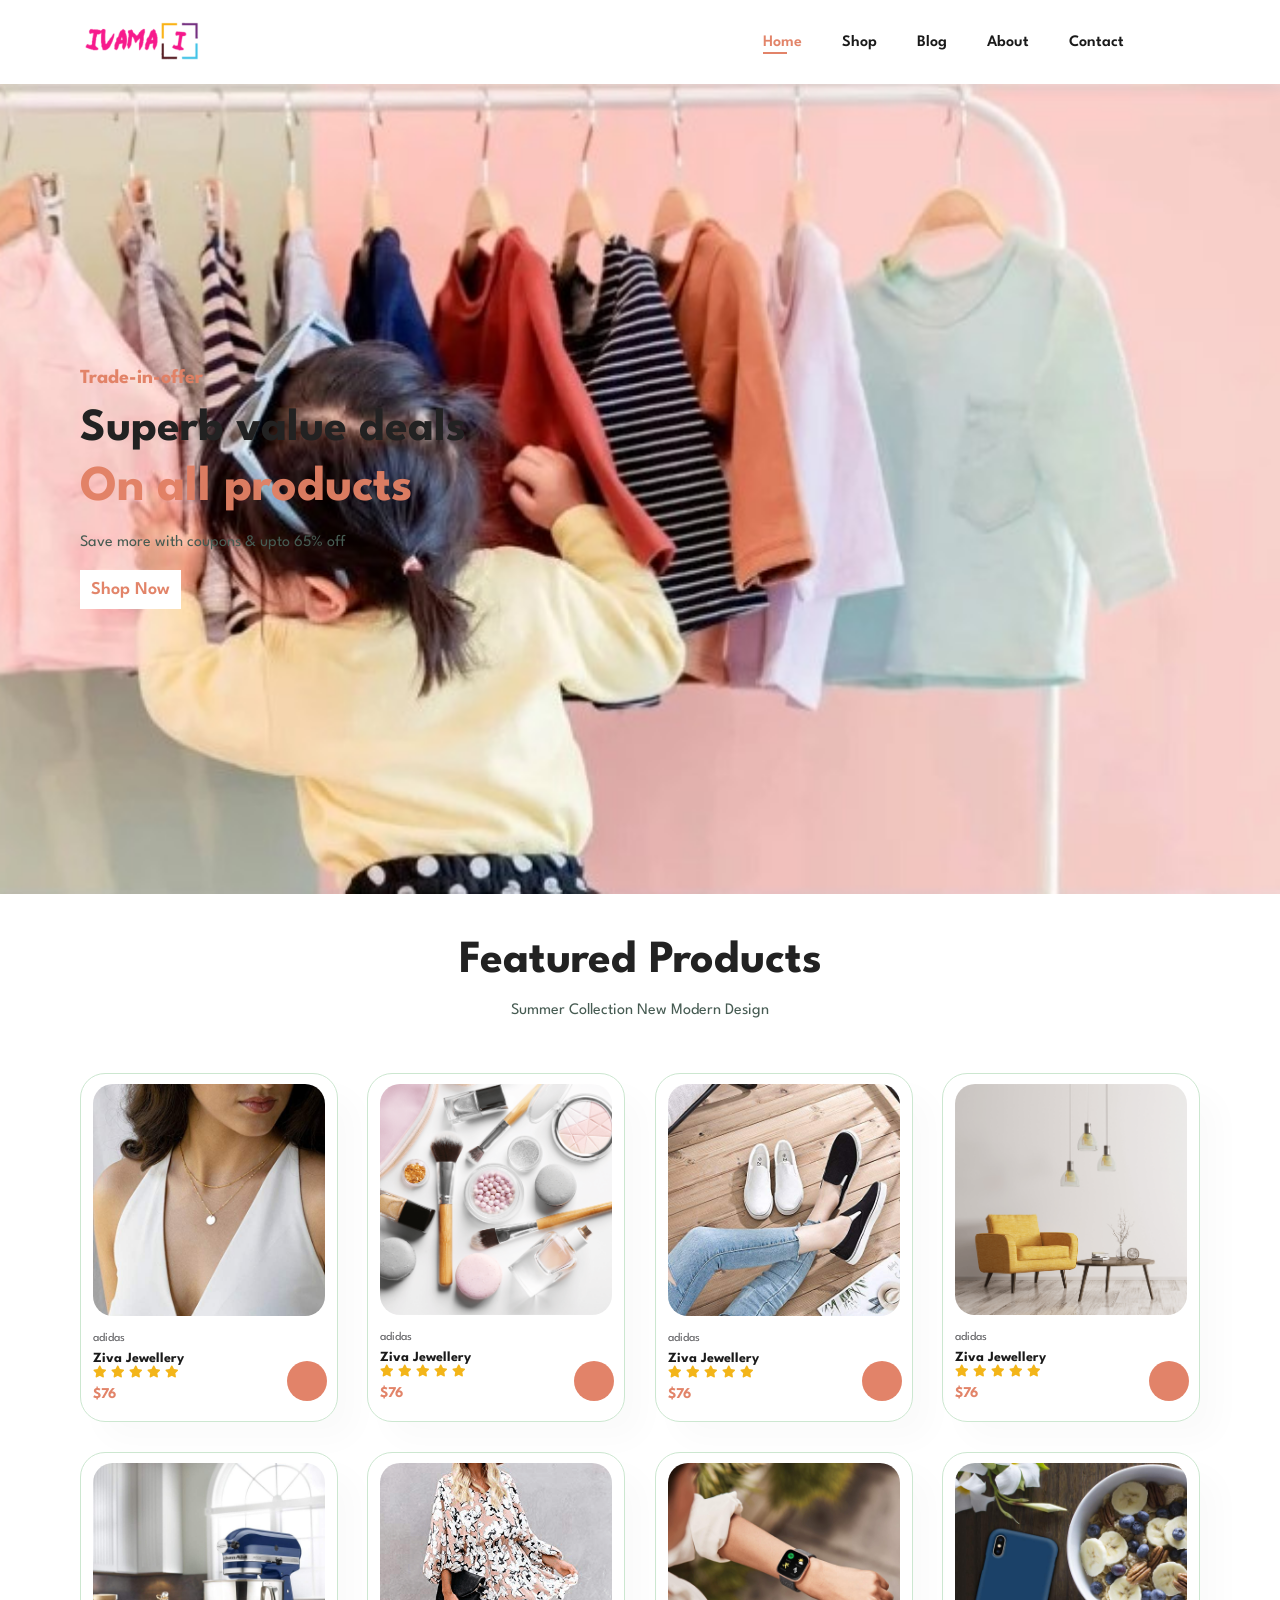
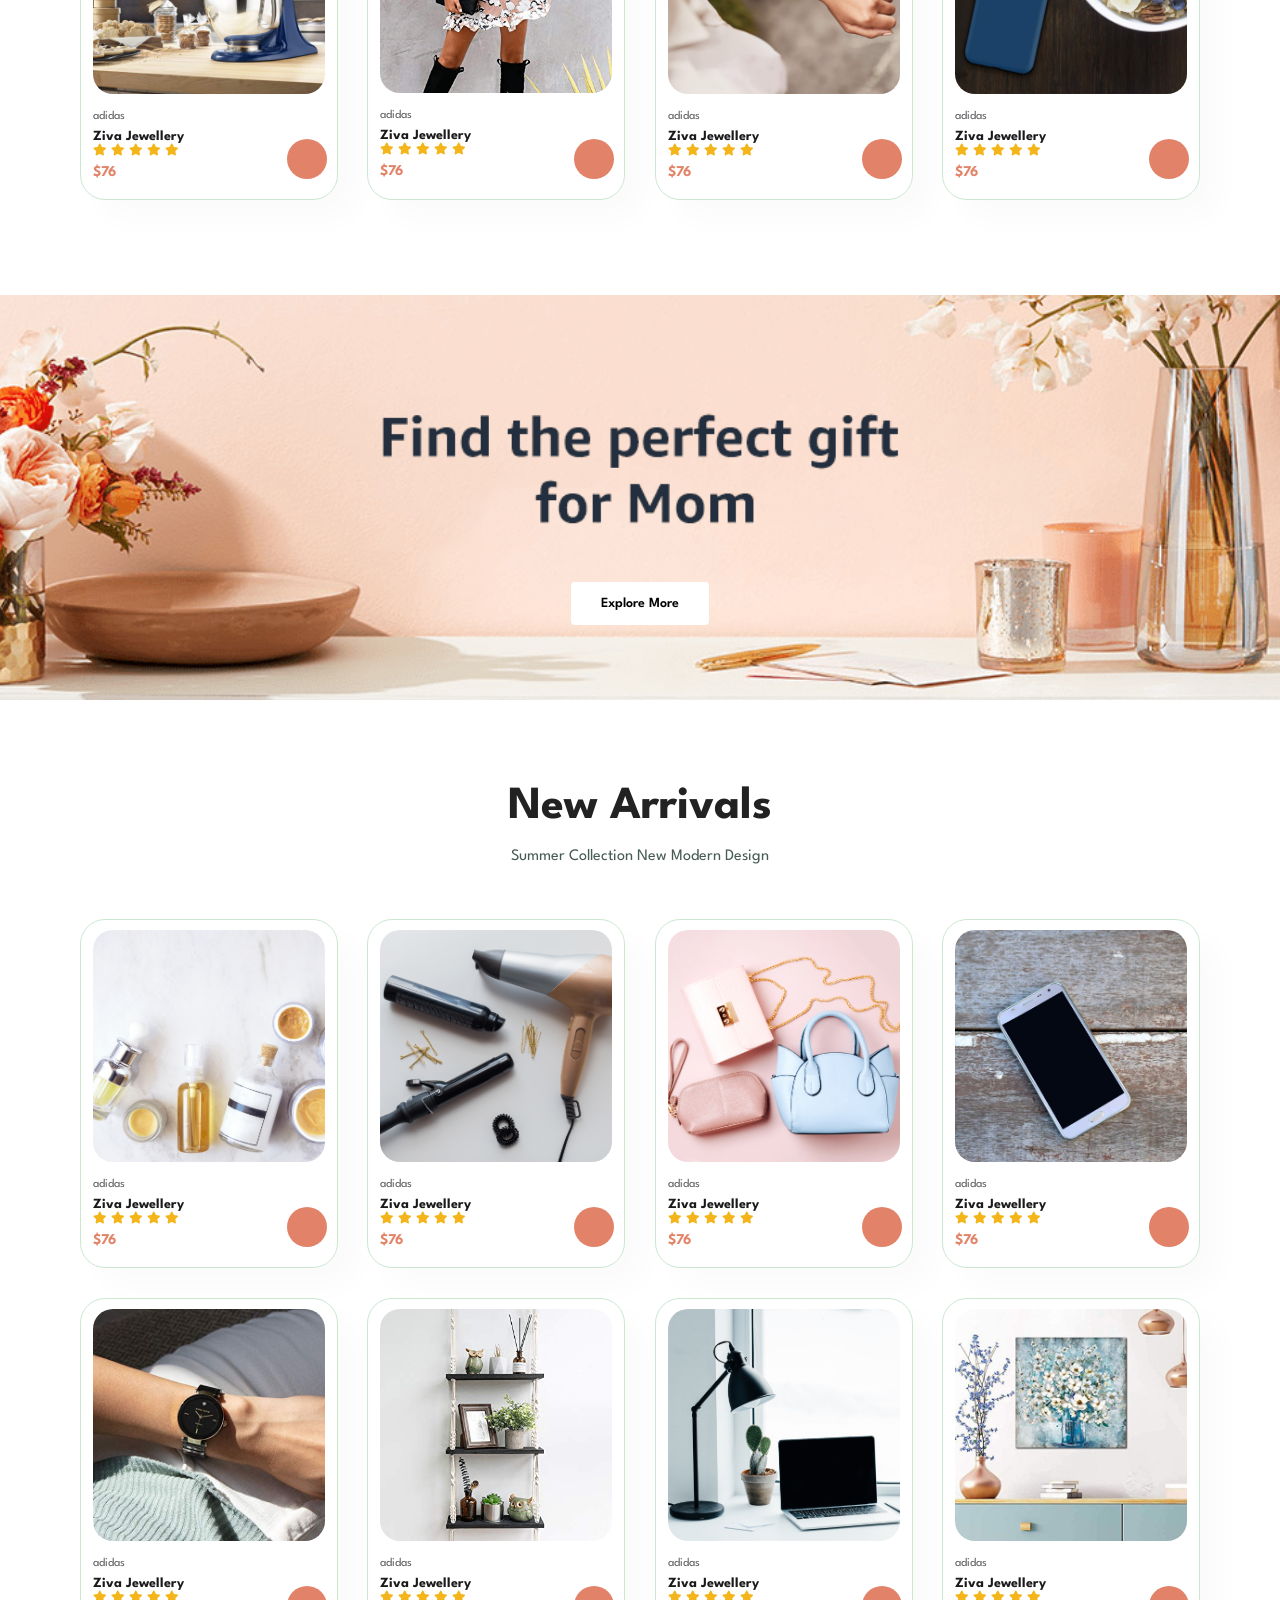
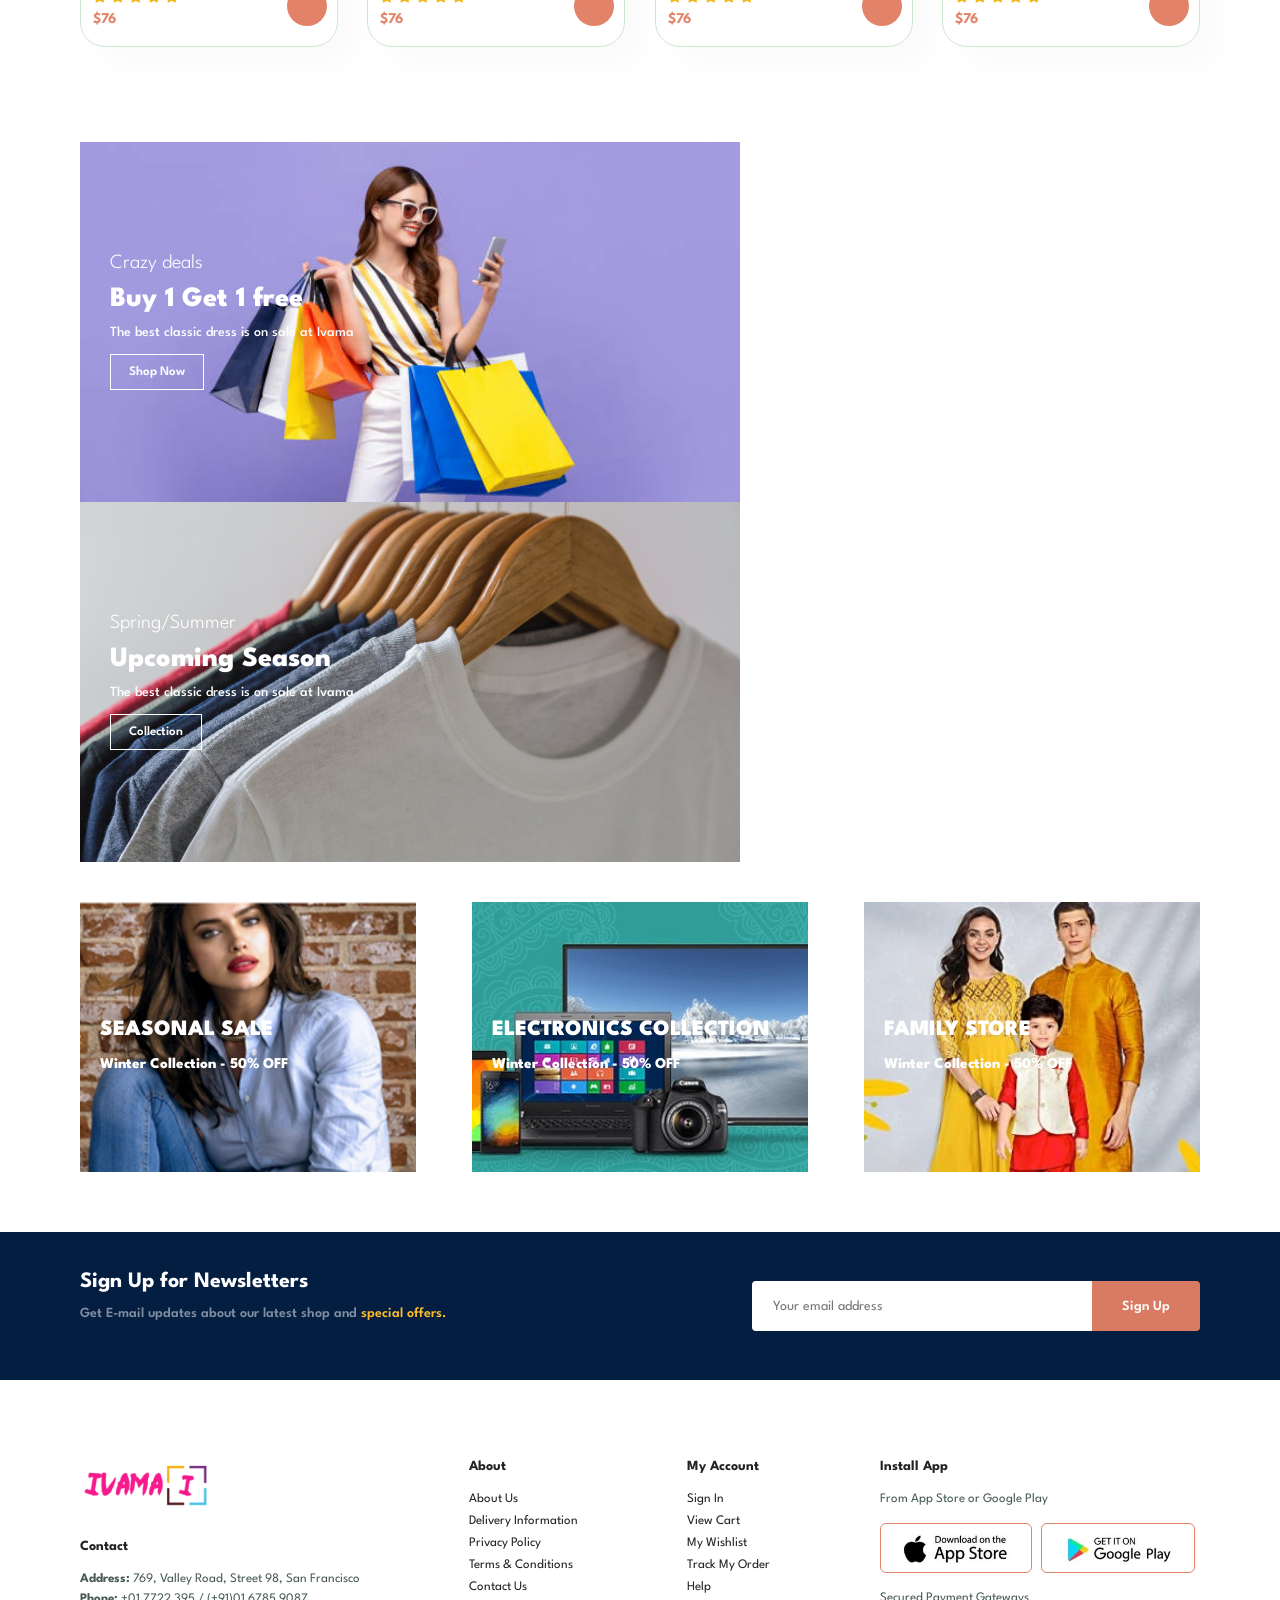
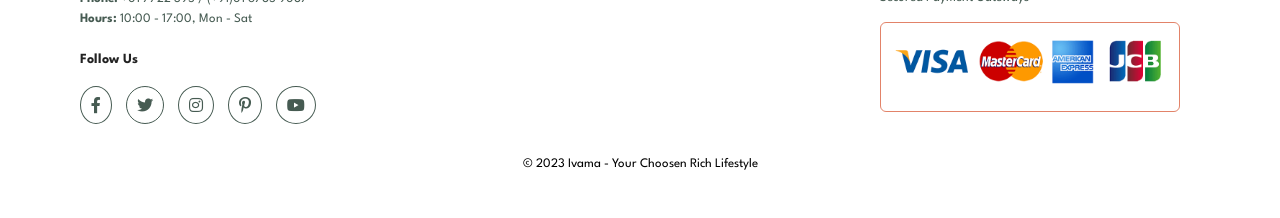
<file: index.html>
<!DOCTYPE html>
<html lang="en">

<head>
    <meta charset="UTF-8">
    <meta http-equiv="X-UA-Compatible" content="IE=edge">
    <meta name="viewport" content="width=device-width, initial-scale=1.0">
    <title>Ivama DevOps | Your Choosen Lifestyle</title>
    <link rel="icon" href="img/icon.png" type="image/icon type">
    <link rel="stylesheet" href="https://pro.fontawesome.com/releases/v5.10.0/css/all.css"/>
    <link rel="stylesheet" href="style.css">
</head>

<body>
    <section id="header">
        <a href="#"><img src="img/logo1.png" class="logo" alt="" height=50vh></a>
  
        <div>
            <ul id="navbar">
                <li><a class="active" href="index.html">Home</a></li>
                <li><a href="shop.html">Shop</a></li>
                <li><a href="blog.html">Blog</a></li>
                <li><a href="about.html">About</a></li>
                <li><a href="contact.html">Contact</a></li>
                <li id="lg-bag"><a href="#"><i class="far fa-shopping-bag"></i></a></li>
                <a href="#" id="close"><i class="far fa-times"></i></a>
            </ul>
        </div>

        <div id="mobile">
            <a href="cart.html"><i class="far fa-shopping-bag"></i></a>
            <i id="bar" class="fas fa-outdent"></i>
        </div>
    </section>

    <section id="hero">
        <h4>Trade-in-offer</h4>
        <h2>Superb value deals</h2>
        <h1>On all products</h1>
        <p>Save more with coupons & upto 65% off</p>
        <button onclick = "navigateToFile()">Shop Now</button>
    </section>

    <section id="product1" class="section-p1">
        <h2>Featured Products</h2>
        <p>Summer Collection New Modern Design</p>
        <div class="pro-container">
            <div class="pro">
                <img src="img/b3.jpg" alt="">
                <div class="des">
                    <span>adidas</span>
                    <h5>Ziva Jewellery</h5>
                    <div class="star">
                        <i class="fas fa-star"></i>
                        <i class="fas fa-star"></i>
                        <i class="fas fa-star"></i>
                        <i class="fas fa-star"></i>
                        <i class="fas fa-star"></i>
                    </div>
                    <h4>$76</h4>
                </div>
                <a href="#"><i class="far fa-shopping-cart cart"></i></a>
            </div>

            <div class="pro">
                <img src="img/b6.png" alt="">
                <div class="des">
                    <span>adidas</span>
                    <h5>Ziva Jewellery</h5>
                    <div class="star">
                        <i class="fas fa-star"></i>
                        <i class="fas fa-star"></i>
                        <i class="fas fa-star"></i>
                        <i class="fas fa-star"></i>
                        <i class="fas fa-star"></i>
                    </div>
                    <h4>$76</h4>
                </div>
                <a href="#"><i class="far fa-shopping-cart cart"></i></a>
            </div>

            <div class="pro">
                <img src="img/b2.jpg" alt="">
                <div class="des">
                    <span>adidas</span>
                    <h5>Ziva Jewellery</h5>
                    <div class="star">
                        <i class="fas fa-star"></i>
                        <i class="fas fa-star"></i>
                        <i class="fas fa-star"></i>
                        <i class="fas fa-star"></i>
                        <i class="fas fa-star"></i>
                    </div>
                    <h4>$76</h4>
                </div>
                <a href="#"><i class="far fa-shopping-cart cart"></i></a>
            </div>

            <div class="pro">
                <img src="img/b14.png" alt="">
                <div class="des">
                    <span>adidas</span>
                    <h5>Ziva Jewellery</h5>
                    <div class="star">
                        <i class="fas fa-star"></i>
                        <i class="fas fa-star"></i>
                        <i class="fas fa-star"></i>
                        <i class="fas fa-star"></i>
                        <i class="fas fa-star"></i>
                    </div>
                    <h4>$76</h4>
                </div>
                <a href="#"><i class="far fa-shopping-cart cart"></i></a>
            </div>

            <div class="pro">
                <img src="img/b13.jpg" alt="">
                <div class="des">
                    <span>adidas</span>
                    <h5>Ziva Jewellery</h5>
                    <div class="star">
                        <i class="fas fa-star"></i>
                        <i class="fas fa-star"></i>
                        <i class="fas fa-star"></i>
                        <i class="fas fa-star"></i>
                        <i class="fas fa-star"></i>
                    </div>
                    <h4>$76</h4>
                </div>
                <a href="#"><i class="far fa-shopping-cart cart"></i></a>
            </div>

            <div class="pro">
                <img src="img/b1.png" alt="">
                <div class="des">
                    <span>adidas</span>
                    <h5>Ziva Jewellery</h5>
                    <div class="star">
                        <i class="fas fa-star"></i>
                        <i class="fas fa-star"></i>
                        <i class="fas fa-star"></i>
                        <i class="fas fa-star"></i>
                        <i class="fas fa-star"></i>
                    </div>
                    <h4>$76</h4>
                </div>
                <a href="#"><i class="far fa-shopping-cart cart"></i></a>
            </div>

            <div class="pro">
                <img src="img/b12.jpg" alt="">
                <div class="des">
                    <span>adidas</span>
                    <h5>Ziva Jewellery</h5>
                    <div class="star">
                        <i class="fas fa-star"></i>
                        <i class="fas fa-star"></i>
                        <i class="fas fa-star"></i>
                        <i class="fas fa-star"></i>
                        <i class="fas fa-star"></i>
                    </div>
                    <h4>$76</h4>
                </div>
                <a href="#"><i class="far fa-shopping-cart cart"></i></a>
            </div>

            <div class="pro">
                <img src="img/b11.jpg" alt="">
                <div class="des">
                    <span>adidas</span>
                    <h5>Ziva Jewellery</h5>
                    <div class="star">
                        <i class="fas fa-star"></i>
                        <i class="fas fa-star"></i>
                        <i class="fas fa-star"></i>
                        <i class="fas fa-star"></i>
                        <i class="fas fa-star"></i>
                    </div>
                    <h4>$76</h4>
                </div>
                <a href="#"><i class="far fa-shopping-cart cart"></i></a>
            </div>
        </div>
    </section>

    <section id="banner" class="section-m1">
        <!--h4>Repair Services</h4>
        <h2>Up to <span>70% off</span> - All T-Shirts & Accessories</h2-->
        <button class="normal">Explore More</button>
    </section>

    <section id="product1" class="section-p1">
        <h2>New Arrivals</h2>
        <p>Summer Collection New Modern Design</p>
        <div class="pro-container">
            <div class="pro">
                <img src="img/b5.png" alt="">
                <div class="des">
                    <span>adidas</span>
                    <h5>Ziva Jewellery</h5>
                    <div class="star">
                        <i class="fas fa-star"></i>
                        <i class="fas fa-star"></i>
                        <i class="fas fa-star"></i>
                        <i class="fas fa-star"></i>
                        <i class="fas fa-star"></i>
                    </div>
                    <h4>$76</h4>
                </div>
                <a href="#"><i class="far fa-shopping-cart cart"></i></a>
            </div>

            <div class="pro">
                <img src="img/b8.png" alt="">
                <div class="des">
                    <span>adidas</span>
                    <h5>Ziva Jewellery</h5>
                    <div class="star">
                        <i class="fas fa-star"></i>
                        <i class="fas fa-star"></i>
                        <i class="fas fa-star"></i>
                        <i class="fas fa-star"></i>
                        <i class="fas fa-star"></i>
                    </div>
                    <h4>$76</h4>
                </div>
                <a href="#"><i class="far fa-shopping-cart cart"></i></a>
            </div>

            <div class="pro">
                <img src="img/b7.png" alt="">
                <div class="des">
                    <span>adidas</span>
                    <h5>Ziva Jewellery</h5>
                    <div class="star">
                        <i class="fas fa-star"></i>
                        <i class="fas fa-star"></i>
                        <i class="fas fa-star"></i>
                        <i class="fas fa-star"></i>
                        <i class="fas fa-star"></i>
                    </div>
                    <h4>$76</h4>
                </div>
                <a href="#"><i class="far fa-shopping-cart cart"></i></a>
            </div>

            <div class="pro">
                <img src="img/b9.jpg" alt="">
                <div class="des">
                    <span>adidas</span>
                    <h5>Ziva Jewellery</h5>
                    <div class="star">
                        <i class="fas fa-star"></i>
                        <i class="fas fa-star"></i>
                        <i class="fas fa-star"></i>
                        <i class="fas fa-star"></i>
                        <i class="fas fa-star"></i>
                    </div>
                    <h4>$76</h4>
                </div>
                <a href="#"><i class="far fa-shopping-cart cart"></i></a>
            </div>

            <div class="pro">
                <img src="img/b4.jpg" alt="">
                <div class="des">
                    <span>adidas</span>
                    <h5>Ziva Jewellery</h5>
                    <div class="star">
                        <i class="fas fa-star"></i>
                        <i class="fas fa-star"></i>
                        <i class="fas fa-star"></i>
                        <i class="fas fa-star"></i>
                        <i class="fas fa-star"></i>
                    </div>
                    <h4>$76</h4>
                </div>
                <a href="#"><i class="far fa-shopping-cart cart"></i></a>
            </div>

            <div class="pro">
                <img src="img/b15.png" alt="">
                <div class="des">
                    <span>adidas</span>
                    <h5>Ziva Jewellery</h5>
                    <div class="star">
                        <i class="fas fa-star"></i>
                        <i class="fas fa-star"></i>
                        <i class="fas fa-star"></i>
                        <i class="fas fa-star"></i>
                        <i class="fas fa-star"></i>
                    </div>
                    <h4>$76</h4>
                </div>
                <a href="#"><i class="far fa-shopping-cart cart"></i></a>
            </div>

            <div class="pro">
                <img src="img/b10.png" alt="">
                <div class="des">
                    <span>adidas</span>
                    <h5>Ziva Jewellery</h5>
                    <div class="star">
                        <i class="fas fa-star"></i>
                        <i class="fas fa-star"></i>
                        <i class="fas fa-star"></i>
                        <i class="fas fa-star"></i>
                        <i class="fas fa-star"></i>
                    </div>
                    <h4>$76</h4>
                </div>
                <a href="#"><i class="far fa-shopping-cart cart"></i></a>
            </div>

            <div class="pro">
                <img src="img/b16.jpg" alt="">
                <div class="des">
                    <span>adidas</span>
                    <h5>Ziva Jewellery</h5>
                    <div class="star">
                        <i class="fas fa-star"></i>
                        <i class="fas fa-star"></i>
                        <i class="fas fa-star"></i>
                        <i class="fas fa-star"></i>
                        <i class="fas fa-star"></i>
                    </div>
                    <h4>$76</h4>
                </div>
                <a href="#"><i class="far fa-shopping-cart cart"></i></a>
            </div>
        </div>
    </section>

    <section id="sm-banner" class="section-p1">
        <div class="banner-box">
            <h4>Crazy deals</h4>
            <h2>Buy 1 Get 1 free</h2>
            <span>The best classic dress is on sale at Ivama</span>
            <Button class="white">Shop Now</Button>
        </div>
        <div class="banner-box banner-box2">
            <h4>Spring/Summer</h4>
            <h2>Upcoming Season</h2>
            <span>The best classic dress is on sale at Ivama</span>
            <Button class="white">Collection</Button>
        </div>
    </section>

    <section id="banner3">
        <div class="banner-box">
            <h2>SEASONAL SALE</h2>
            <h3>Winter Collection - 50% OFF</h3>
        </div>

        <div class="banner-box banner-box2">
            <h2>ELECTRONICS COLLECTION</h2>
            <h3>Winter Collection - 50% OFF</h3>
        </div>

        <div class="banner-box banner-box3">
            <h2>FAMILY STORE</h2>
            <h3>Winter Collection - 50% OFF</h3>
        </div>
    </section>

    <section id="newsletter" class="section-p1 section-m1">
        <div class="newstext">
            <h4>Sign Up for Newsletters</h4>
            <p>Get E-mail updates about our latest shop and <span>special offers.</span></p>
        </div>
        <div class="form">
            <input type="text" placeholder="Your email address">
            <button class="normal">Sign Up</button>
        </div>
    </section>

    <footer class="section-p1">
        <div class="col">
            <img src="img/logo.png" alt="" class="logo" height="50px">
            <h4>Contact</h4>
            <p><strong>Address: </strong> 769, Valley Road, Street 98, San Francisco</p>
            <p><strong>Phone: </strong>+01 7722 395 / (+91)01 6785 9087</p>
            <p><strong>Hours: </strong> 10:00 - 17:00, Mon - Sat</p>

            <div class="follow">
                <h4>Follow Us</h4>
                <div class="icon">
                    <i class="fab fa-facebook-f"></i>
                    <i class="fab fa-twitter"></i>
                    <i class="fab fa-instagram"></i>
                    <i class="fab fa-pinterest-p"></i>
                    <i class="fab fa-youtube"></i>
                </div>
            </div>
        </div>

            <div class="col">
                <h4>About</h4>
                <a href="#">About Us</a>
                <a href="#">Delivery Information</a>
                <a href="#">Privacy Policy</a>
                <a href="#">Terms & Conditions</a>
                <a href="#">Contact Us</a>
            </div>

            <div class="col">
                <h4>My Account</h4>
                <a href="#">Sign In</a>
                <a href="#">View Cart</a>
                <a href="#">My Wishlist</a>
                <a href="#">Track My Order</a>
                <a href="#">Help</a>
            </div>

            <div class="col install">
                <h4>Install App</h4>
                <p>From App Store or Google Play</p>
                <div class="row">
                    <img src="img/f11.jpg" alt="">
                    <img src="img/f12.jpg" alt="">
                </div>
                <p>Secured Payment Gateways</p>
                <p><img src="img/payment.webp" alt=""></p>
            </div>

        <div class="copyright">
            <p>© 2023 Ivama - Your Choosen Rich Lifestyle</p>
        </div>
    </footer>

    <script src="script.js"></script>    
</body>

</html>
</file>
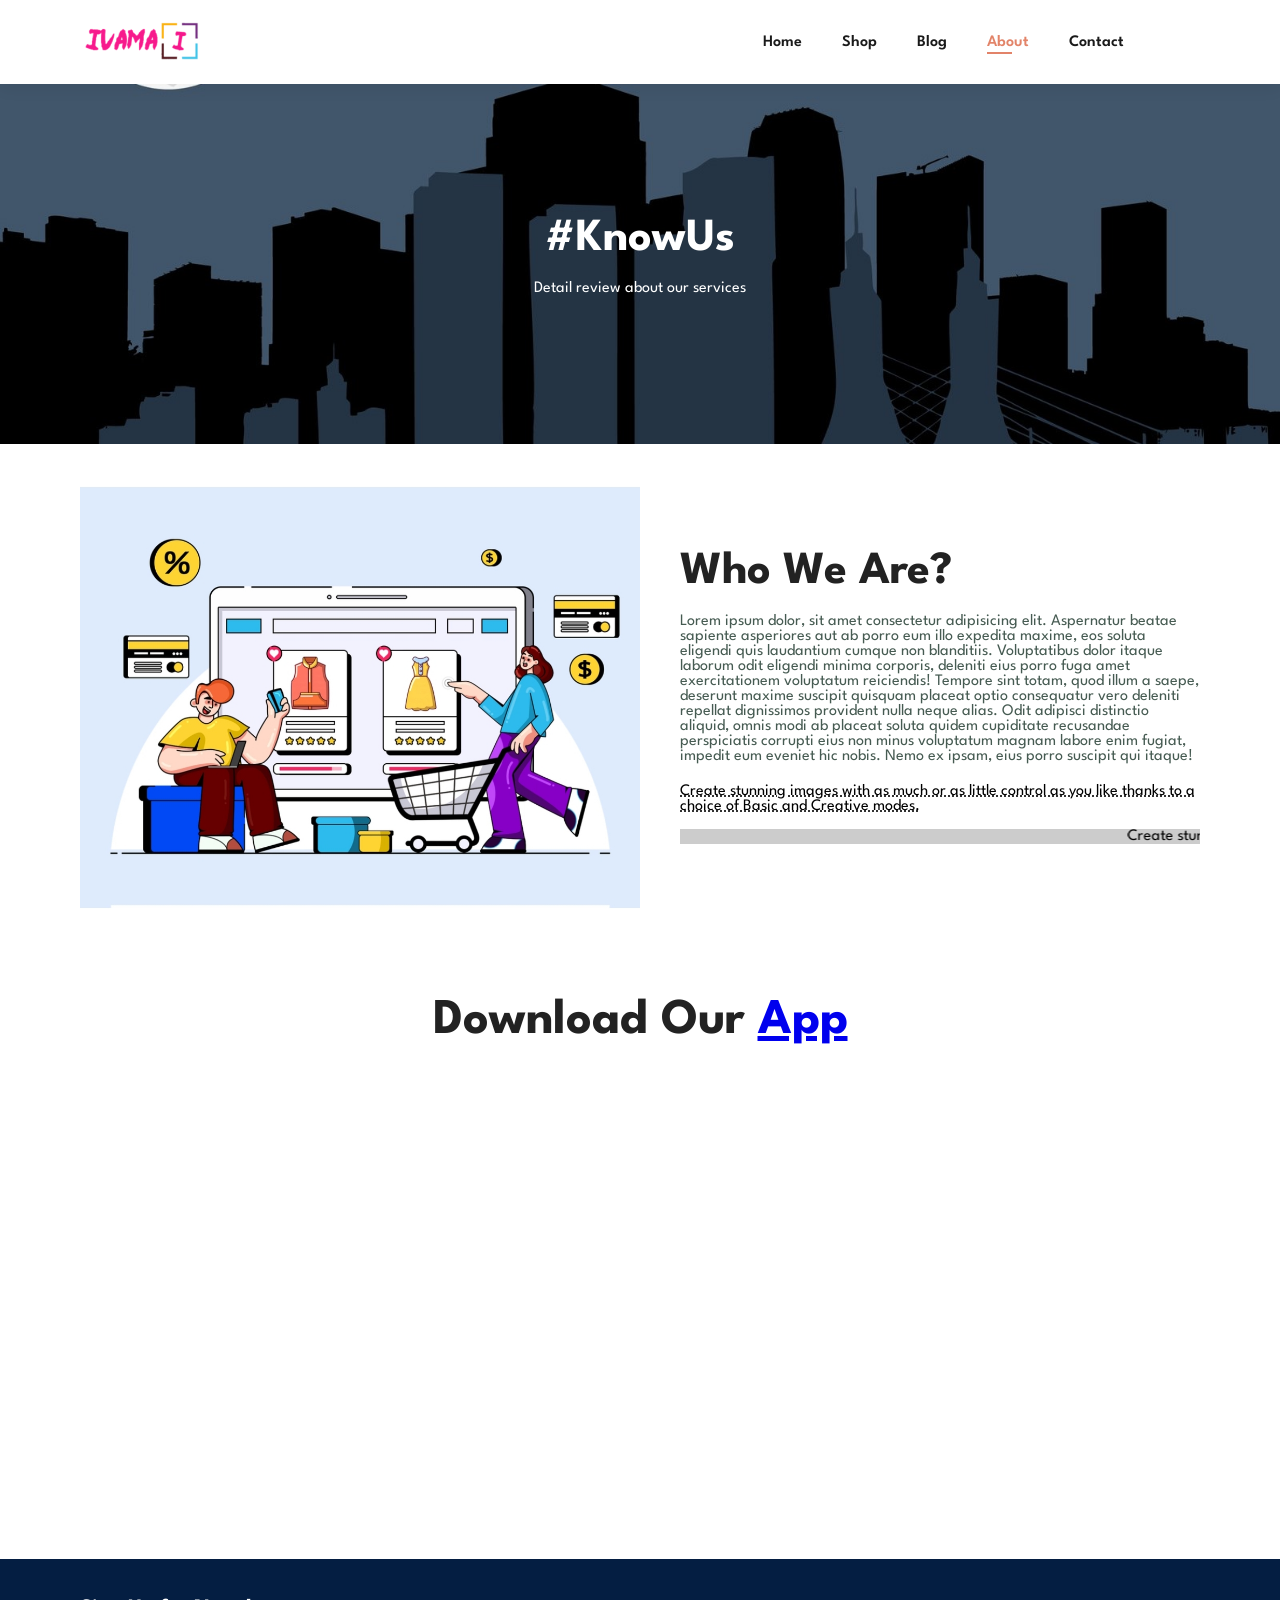
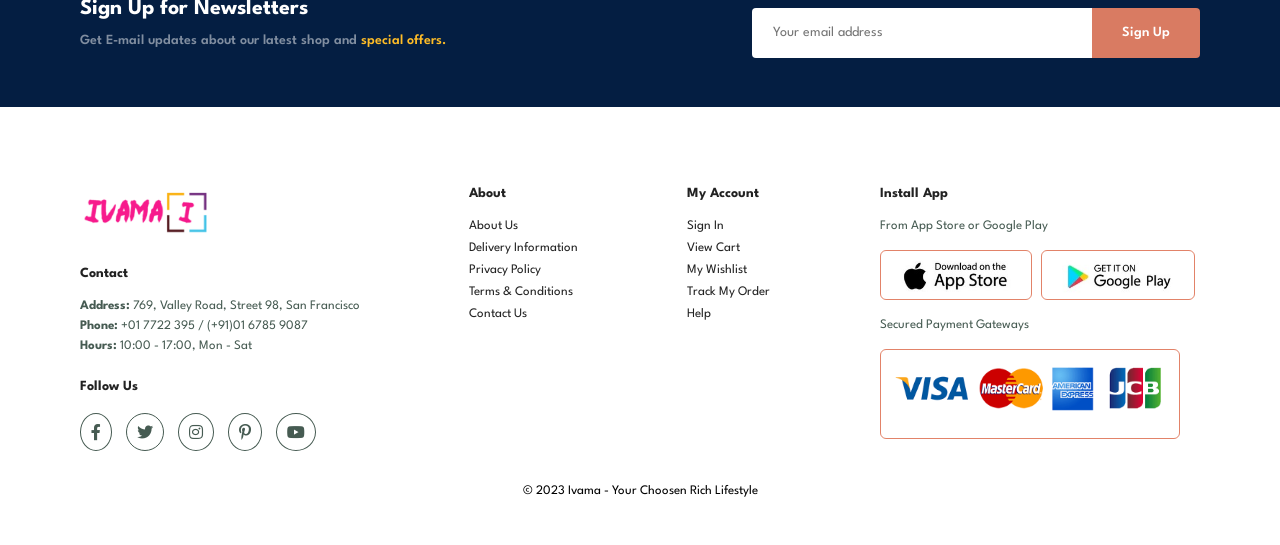
<file: about.html>
<!DOCTYPE html>
<html lang="en">

<head>
    <meta charset="UTF-8">
    <meta http-equiv="X-UA-Compatible" content="IE=edge">
    <meta name="viewport" content="width=device-width, initial-scale=1.0">
    <title>Ivama | Your Choosen Lifestyle</title>
    <link rel="icon" href="img/icon.png" type="image/icon type">
    <link rel="stylesheet" href="https://pro.fontawesome.com/releases/v5.10.0/css/all.css"/>
    <link rel="stylesheet" href="style.css">
</head>

<body>
    <section id="header">
        <a href="#"><img src="img/logo1.png" class="logo" alt="" height=50vh></a>
  
        <div>
            <ul id="navbar">
                <li><a href="index.html">Home</a></li>
                <li><a href="shop.html">Shop</a></li>
                <li><a href="blog.html">Blog</a></li>
                <li><a class="active" href="about.html">About</a></li>
                <li><a href="contact.html">Contact</a></li>
                <li id="lg-bag"><a href="#"><i class="far fa-shopping-bag"></i></a></li>
                <a href="#" id="close"><i class="far fa-times"></i></a>
            </ul>
        </div>

        <div id="mobile">
            <a href="cart.html"><i class="far fa-shopping-bag"></i></a>
            <i id="bar" class="fas fa-outdent"></i>
        </div>
    </section>

    <section id="page-header" class="about-header">
        <h2>#KnowUs</h2>
        <p>Detail review about our services</p>
    </section>

    <section id="about-head" class="section-p1">
        <img src="img/about/a0.jpg" alt="">
        <div>
            <h2>Who We Are?</h2>
            <p>Lorem ipsum dolor, sit amet consectetur adipisicing elit. Aspernatur beatae sapiente asperiores aut ab porro eum illo expedita maxime, eos soluta eligendi quis laudantium cumque non blanditiis. Voluptatibus dolor itaque laborum odit eligendi minima corporis, deleniti eius porro fuga amet exercitationem voluptatum reiciendis! Tempore sint totam, quod illum a saepe, deserunt maxime suscipit quisquam placeat optio consequatur vero deleniti repellat dignissimos provident nulla neque alias. Odit adipisci distinctio aliquid, omnis modi ab placeat soluta quidem cupiditate recusandae perspiciatis corrupti eius non minus voluptatum magnam labore enim fugiat, impedit eum eveniet hic nobis. Nemo ex ipsam, eius porro suscipit qui itaque!</p>
            <abbr title="">Create stunning images with as much or as little control as you like thanks to a choice of Basic and Creative modes.</abbr>
            <br>
            <br>
            <marquee bgcolor="#ccc" loop="-1" scrollamount="5" width="100%">Create stunning images with as much or as little control as you like thanks to a choice of Basic and Creative modes</marquee>
        </div>
    </section>

    <section id="about-app" class="section-p1">
        <h1>Download Our <a href="#">App</a></h1>
        <div class="video">
            <video autoplay muted loop src="img/about/v1.mp4"></video>
        </div>
    </section>

    <section id="newsletter" class="section-p1 section-m1">
        <div class="newstext">
            <h4>Sign Up for Newsletters</h4>
            <p>Get E-mail updates about our latest shop and <span>special offers.</span></p>
        </div>
        <div class="form">
            <input type="text" placeholder="Your email address">
            <button class="normal">Sign Up</button>
        </div>
    </section>

    <footer class="section-p1">
        <div class="col">
            <img src="img/logo.png" alt="" class="logo" height="50px">
            <h4>Contact</h4>
            <p><strong>Address: </strong> 769, Valley Road, Street 98, San Francisco</p>
            <p><strong>Phone: </strong>+01 7722 395 / (+91)01 6785 9087</p>
            <p><strong>Hours: </strong> 10:00 - 17:00, Mon - Sat</p>

            <div class="follow">
                <h4>Follow Us</h4>
                <div class="icon">
                    <i class="fab fa-facebook-f"></i>
                    <i class="fab fa-twitter"></i>
                    <i class="fab fa-instagram"></i>
                    <i class="fab fa-pinterest-p"></i>
                    <i class="fab fa-youtube"></i>
                </div>
            </div>
        </div>

            <div class="col">
                <h4>About</h4>
                <a href="#">About Us</a>
                <a href="#">Delivery Information</a>
                <a href="#">Privacy Policy</a>
                <a href="#">Terms & Conditions</a>
                <a href="#">Contact Us</a>
            </div>

            <div class="col">
                <h4>My Account</h4>
                <a href="#">Sign In</a>
                <a href="#">View Cart</a>
                <a href="#">My Wishlist</a>
                <a href="#">Track My Order</a>
                <a href="#">Help</a>
            </div>

            <div class="col install">
                <h4>Install App</h4>
                <p>From App Store or Google Play</p>
                <div class="row">
                    <img src="img/f11.jpg" alt="">
                    <img src="img/f12.jpg" alt="">
                </div>
                <p>Secured Payment Gateways</p>
                <p><img src="img/payment.webp" alt=""></p>
            </div>

        <div class="copyright">
            <p>© 2023 Ivama - Your Choosen Rich Lifestyle</p>
        </div>
    </footer>

    <script src="script.js"></script>    
</body>

</html>
</file>
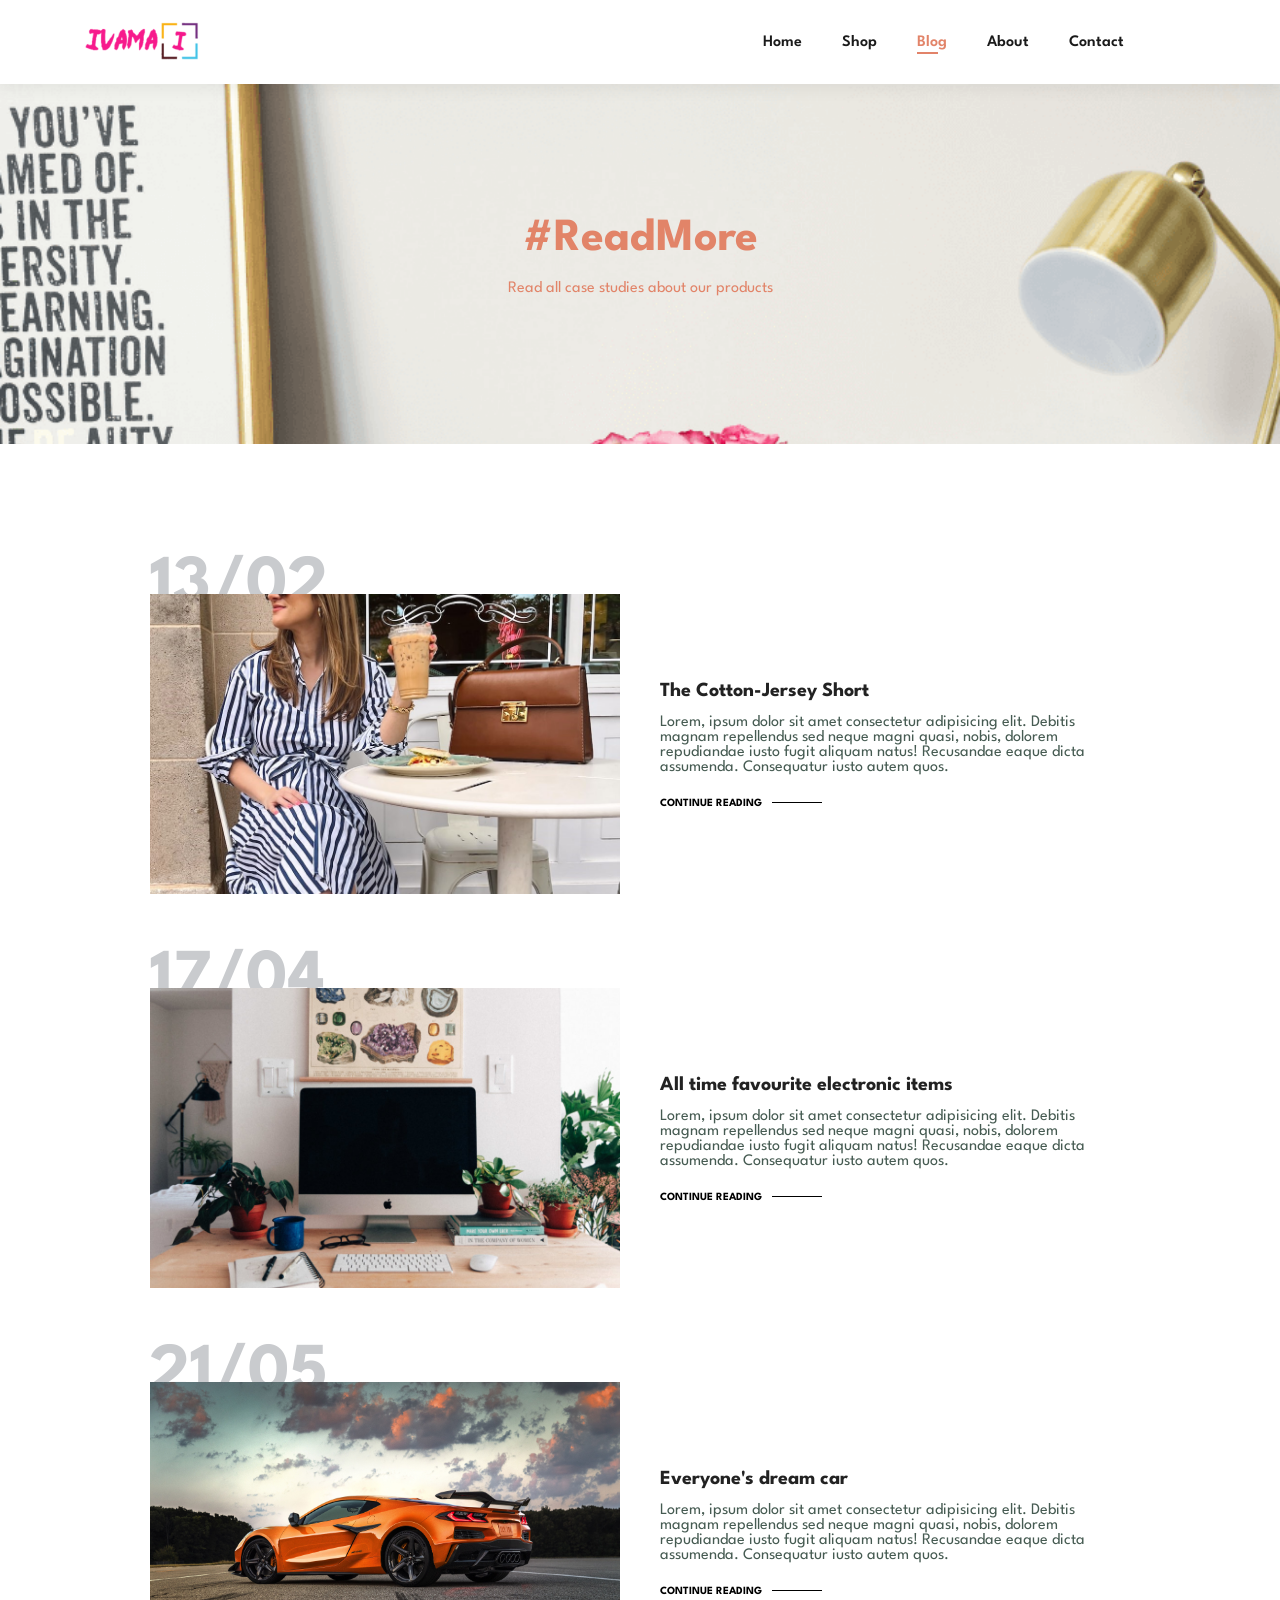
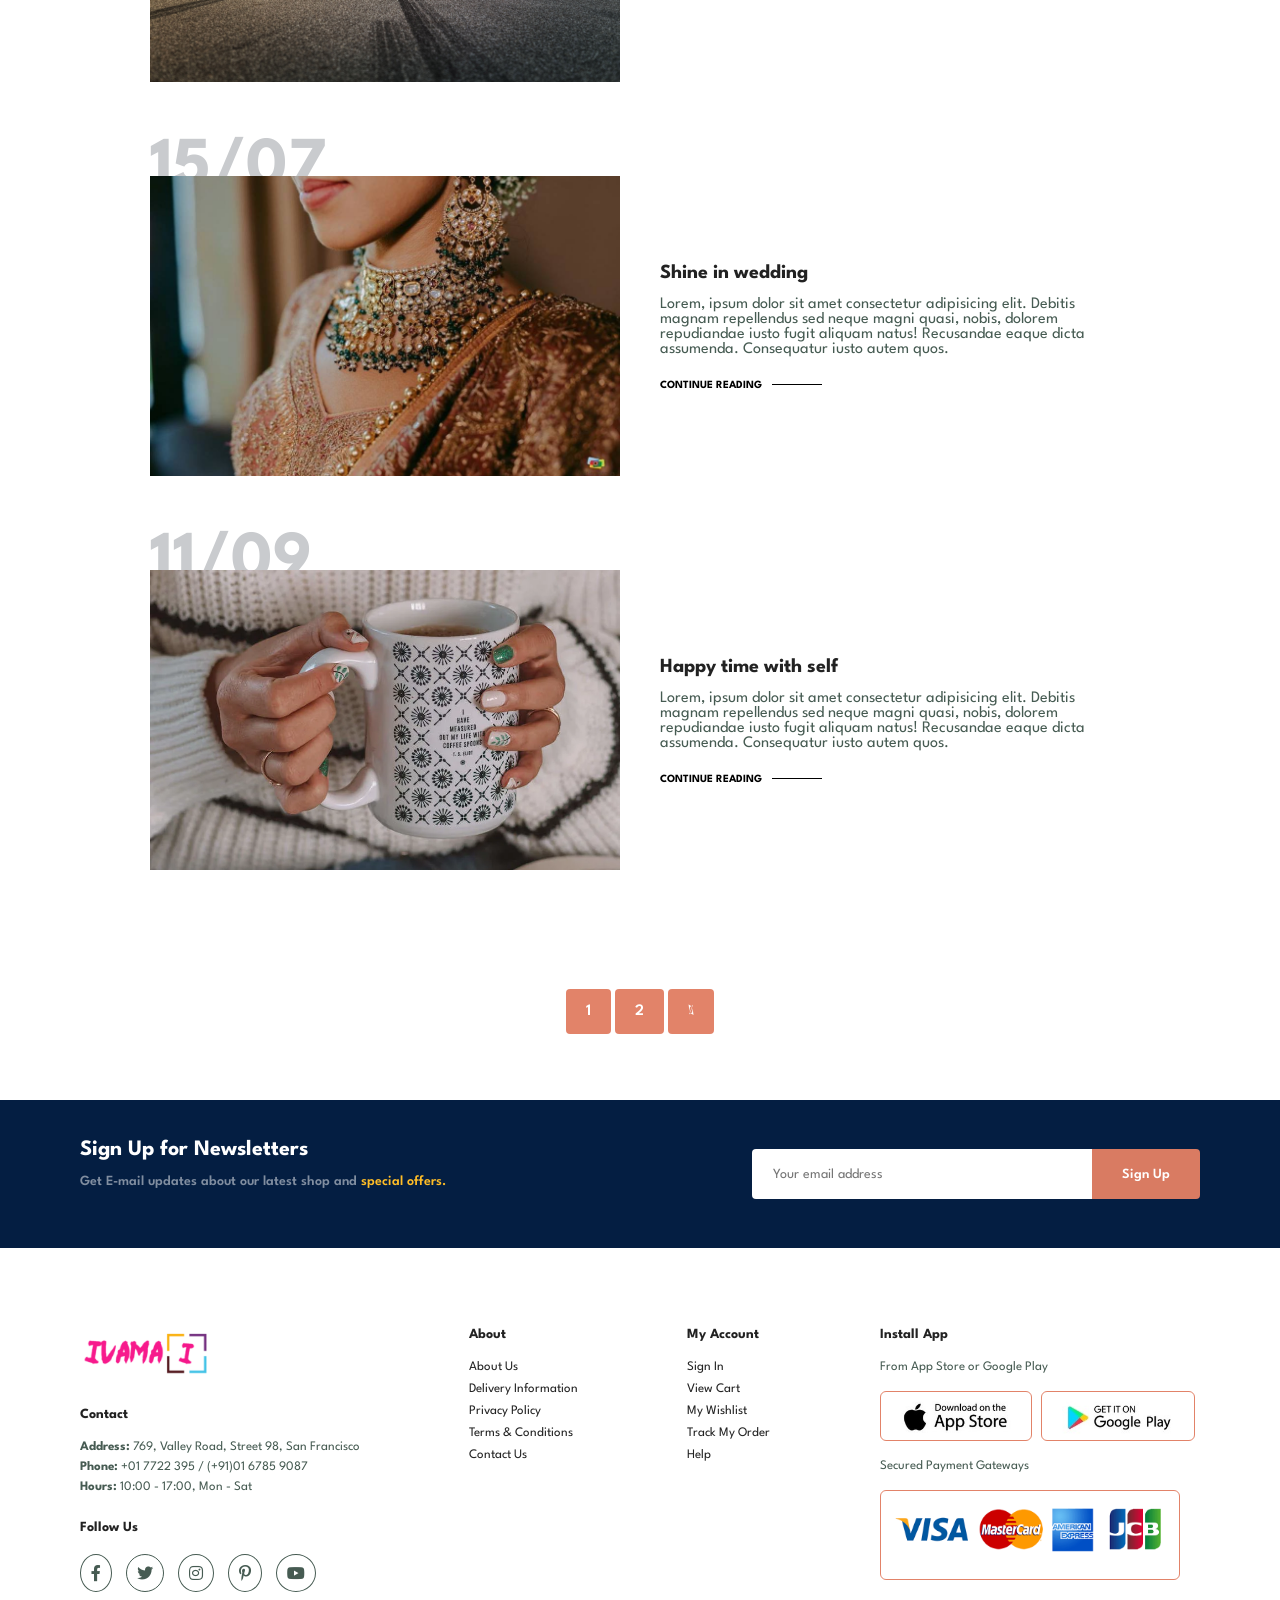
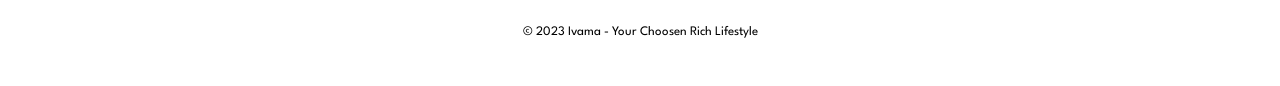
<file: blog.html>
<!DOCTYPE html>
<html lang="en">

<head>
    <meta charset="UTF-8">
    <meta http-equiv="X-UA-Compatible" content="IE=edge">
    <meta name="viewport" content="width=device-width, initial-scale=1.0">
    <title>Ivama | Your Choosen Lifestyle</title>
    <link rel="icon" href="img/icon.png" type="image/icon type">
    <link rel="stylesheet" href="https://pro.fontawesome.com/releases/v5.10.0/css/all.css"/>
    <link rel="stylesheet" href="style.css">
</head>

<body>
    <section id="header">
        <a href="#"><img src="img/logo1.png" class="logo" alt="" height=50vh></a>
  
        <div>
            <ul id="navbar">
                <li><a href="index.html">Home</a></li>
                <li><a href="shop.html">Shop</a></li>
                <li><a class="active" href="blog.html">Blog</a></li>
                <li><a href="about.html">About</a></li>
                <li><a href="contact.html">Contact</a></li>
                <li id="lg-bag"><a href="#"><i class="far fa-shopping-bag"></i></a></li>
                <a href="#" id="close"><i class="far fa-times"></i></a>
            </ul>
        </div>

        <div id="mobile">
            <a href="cart.html"><i class="far fa-shopping-bag"></i></a>
            <i id="bar" class="fas fa-outdent"></i>
        </div>
    </section>

    <section id="page-header" class="blog-header">
        <h2>#ReadMore</h2>
        <p>Read all case studies about our products</p>
    </section>

    <section id="blog">
        <div class="blog-box">
            <div class="blog-img">
                <img src="img/blog/b4.jpeg" alt="">
            </div>

            <div class="blog-details">
                <h4>The Cotton-Jersey Short</h4>
                <p>Lorem, ipsum dolor sit amet consectetur adipisicing elit. Debitis magnam repellendus sed neque magni quasi, nobis, dolorem repudiandae iusto fugit aliquam natus! Recusandae eaque dicta assumenda. Consequatur iusto autem quos.</p>
                <a href="#">CONTINUE READING</a>
            </div>
            <h1>13/02</h1>
        </div>

        <div class="blog-box">
            <div class="blog-img">
                <img src="img/blog/b5.jpg" alt="">
            </div>

            <div class="blog-details">
                <h4>All time favourite electronic items</h4>
                <p>Lorem, ipsum dolor sit amet consectetur adipisicing elit. Debitis magnam repellendus sed neque magni quasi, nobis, dolorem repudiandae iusto fugit aliquam natus! Recusandae eaque dicta assumenda. Consequatur iusto autem quos.</p>
                <a href="#">CONTINUE READING</a>
            </div>
            <h1>17/04</h1>
        </div>

        <div class="blog-box">
            <div class="blog-img">
                <img src="img/blog/b7.jpg" alt="">
            </div>

            <div class="blog-details">
                <h4>Everyone's dream car</h4>
                <p>Lorem, ipsum dolor sit amet consectetur adipisicing elit. Debitis magnam repellendus sed neque magni quasi, nobis, dolorem repudiandae iusto fugit aliquam natus! Recusandae eaque dicta assumenda. Consequatur iusto autem quos.</p>
                <a href="#">CONTINUE READING</a>
            </div>
            <h1>21/05</h1>
        </div>

        <div class="blog-box">
            <div class="blog-img">
                <img src="img/blog/b8.jpeg" alt="">
            </div>

            <div class="blog-details">
                <h4>Shine in wedding</h4>
                <p>Lorem, ipsum dolor sit amet consectetur adipisicing elit. Debitis magnam repellendus sed neque magni quasi, nobis, dolorem repudiandae iusto fugit aliquam natus! Recusandae eaque dicta assumenda. Consequatur iusto autem quos.</p>
                <a href="#">CONTINUE READING</a>
            </div>
            <h1>15/07</h1>
        </div>

        <div class="blog-box">
            <div class="blog-img">
                <img src="img/blog/b2.jpg" alt="">
            </div>

            <div class="blog-details">
                <h4>Happy time with self</h4>
                <p>Lorem, ipsum dolor sit amet consectetur adipisicing elit. Debitis magnam repellendus sed neque magni quasi, nobis, dolorem repudiandae iusto fugit aliquam natus! Recusandae eaque dicta assumenda. Consequatur iusto autem quos.</p>
                <a href="#">CONTINUE READING</a>
            </div>
            <h1>11/09</h1>
        </div>
    </section>

    <section id="pagination" class="section-p1">
        <a href="#">1</a>
        <a href="#">2</a>
        <a href="#"><i class="fal fa-long-arrow-alt-right"></i></a>
    </section>

    <section id="newsletter" class="section-p1 section-m1">
        <div class="newstext">
            <h4>Sign Up for Newsletters</h4>
            <p>Get E-mail updates about our latest shop and <span>special offers.</span></p>
        </div>
        <div class="form">
            <input type="text" placeholder="Your email address">
            <button class="normal">Sign Up</button>
        </div>
    </section>

    <footer class="section-p1">
        <div class="col">
            <img src="img/logo.png" alt="" class="logo" height="50px">
            <h4>Contact</h4>
            <p><strong>Address: </strong> 769, Valley Road, Street 98, San Francisco</p>
            <p><strong>Phone: </strong>+01 7722 395 / (+91)01 6785 9087</p>
            <p><strong>Hours: </strong> 10:00 - 17:00, Mon - Sat</p>

            <div class="follow">
                <h4>Follow Us</h4>
                <div class="icon">
                    <i class="fab fa-facebook-f"></i>
                    <i class="fab fa-twitter"></i>
                    <i class="fab fa-instagram"></i>
                    <i class="fab fa-pinterest-p"></i>
                    <i class="fab fa-youtube"></i>
                </div>
            </div>
        </div>

            <div class="col">
                <h4>About</h4>
                <a href="#">About Us</a>
                <a href="#">Delivery Information</a>
                <a href="#">Privacy Policy</a>
                <a href="#">Terms & Conditions</a>
                <a href="#">Contact Us</a>
            </div>

            <div class="col">
                <h4>My Account</h4>
                <a href="#">Sign In</a>
                <a href="#">View Cart</a>
                <a href="#">My Wishlist</a>
                <a href="#">Track My Order</a>
                <a href="#">Help</a>
            </div>

            <div class="col install">
                <h4>Install App</h4>
                <p>From App Store or Google Play</p>
                <div class="row">
                    <img src="img/f11.jpg" alt="">
                    <img src="img/f12.jpg" alt="">
                </div>
                <p>Secured Payment Gateways</p>
                <p><img src="img/payment.webp" alt=""></p>
            </div>

        <div class="copyright">
            <p>© 2023 Ivama - Your Choosen Rich Lifestyle</p>
        </div>
    </footer>

    <script src="script.js"></script>    
</body>

</html>
</file>
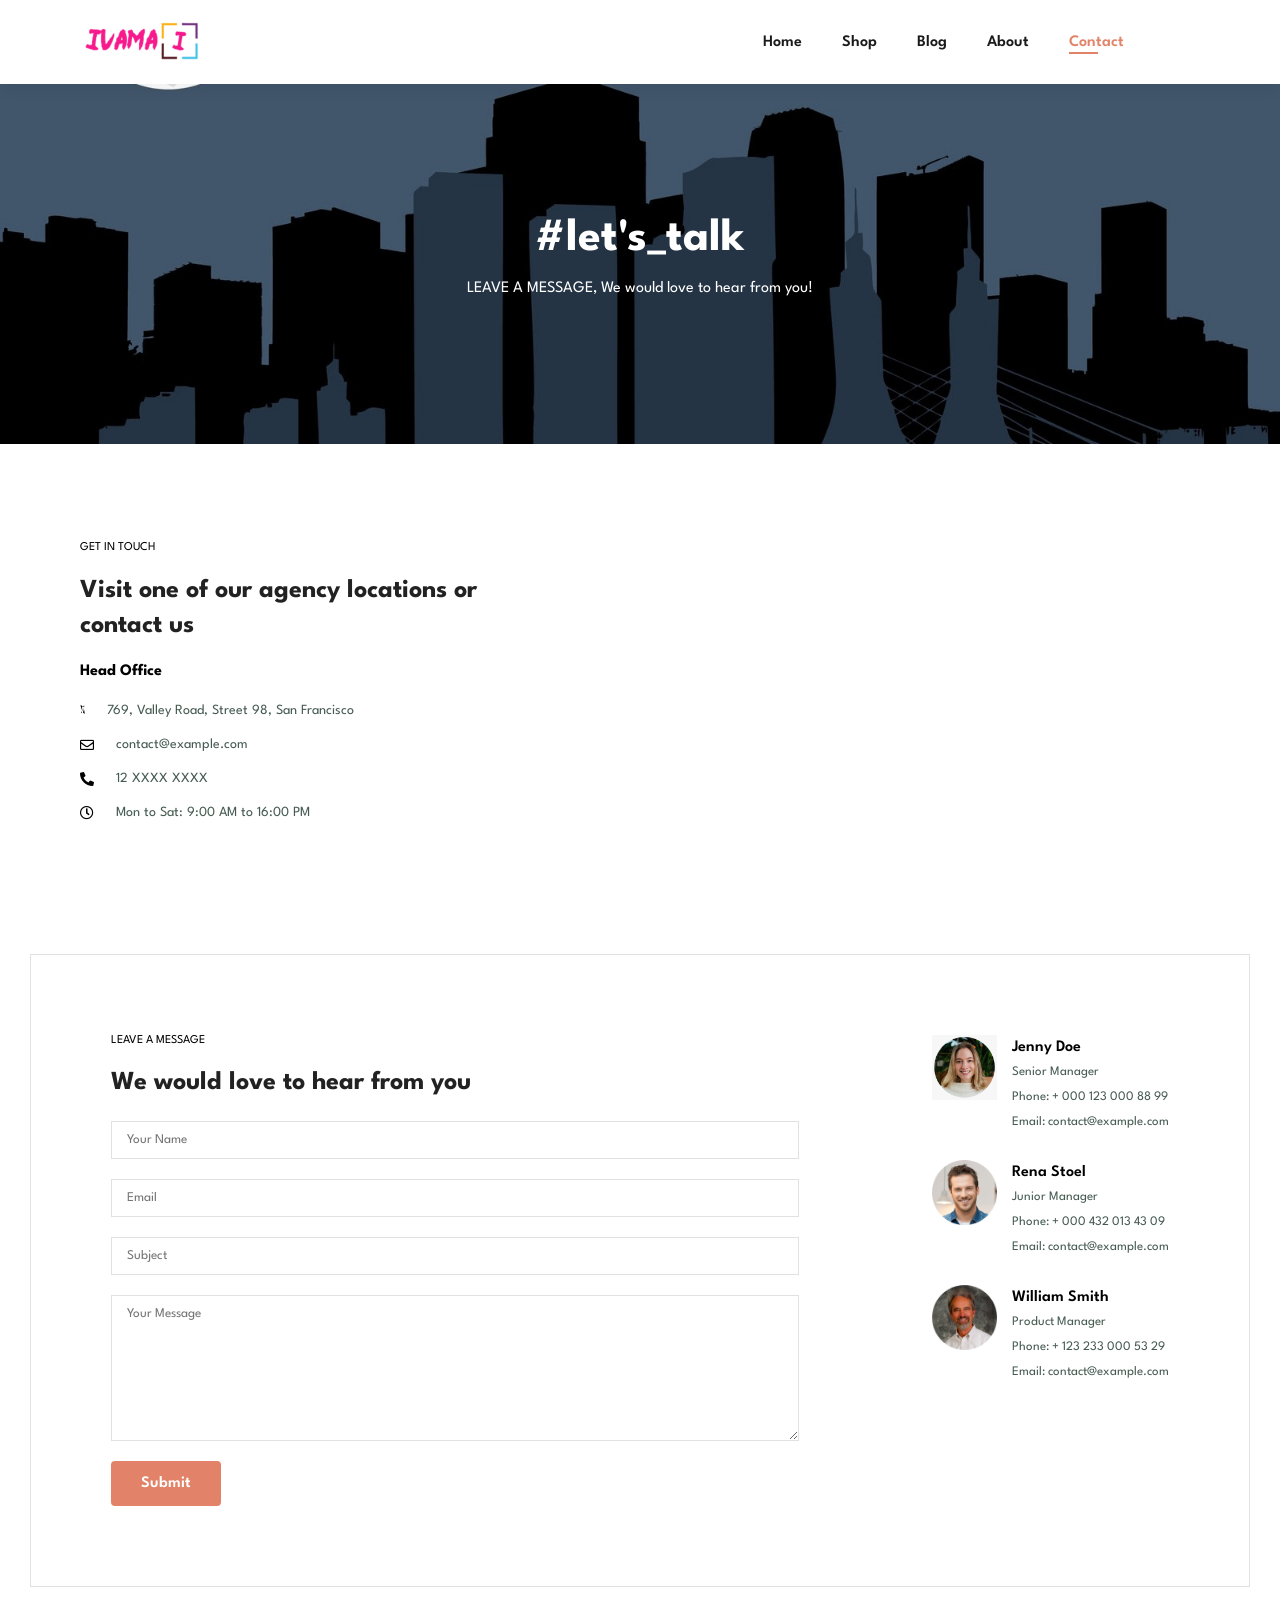
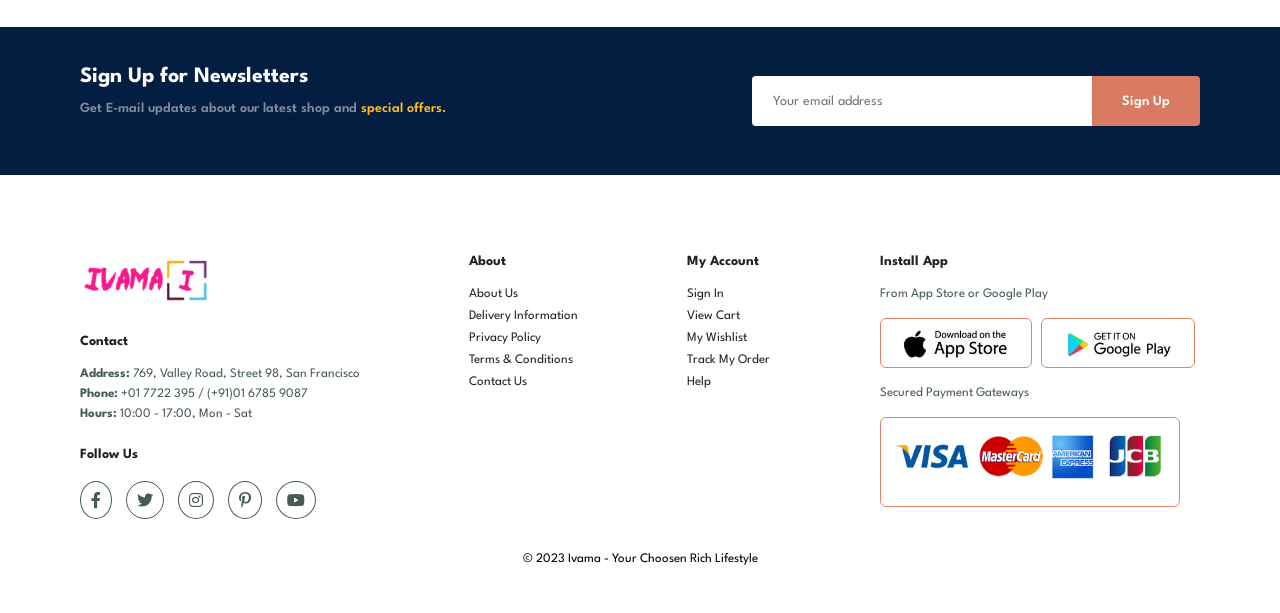
<file: contact.html>
<!DOCTYPE html>
<html lang="en">

<head>
    <meta charset="UTF-8">
    <meta http-equiv="X-UA-Compatible" content="IE=edge">
    <meta name="viewport" content="width=device-width, initial-scale=1.0">
    <title>Ivama | Your Choosen Lifestyle</title>
    <link rel="icon" href="img/icon.png" type="image/icon type">
    <link rel="stylesheet" href="https://pro.fontawesome.com/releases/v5.10.0/css/all.css"/>
    <link rel="stylesheet" href="style.css">
</head>

<body>
    <section id="header">
        <a href="#"><img src="img/logo1.png" class="logo" alt="" height=50vh></a>
  
        <div>
            <ul id="navbar">
                <li><a href="index.html">Home</a></li>
                <li><a href="shop.html">Shop</a></li>
                <li><a href="blog.html">Blog</a></li>
                <li><a href="about.html">About</a></li>
                <li><a class="active" href="contact.html">Contact</a></li>
                <li id="lg-bag"><a href="#"><i class="far fa-shopping-bag"></i></a></li>
                <a href="#" id="close"><i class="far fa-times"></i></a>
            </ul>
        </div>

        <div id="mobile">
            <a href="cart.html"><i class="far fa-shopping-bag"></i></a>
            <i id="bar" class="fas fa-outdent"></i>
        </div>
    </section>

    <section id="page-header" class="contact-header">
        <h2>#let's_talk</h2>
        <p>LEAVE A MESSAGE, We would love to hear from you!</p>
    </section>

    <section id="contact-details" class="section-p1">
        <div class="details">
            <span>GET IN TOUCH</span>
            <h2>Visit one of our agency locations or contact us</h2>
            <h3>Head Office</h3>
            <div>
                <li>
                    <i class="fal fa-map"></i>
                    <p>769, Valley Road, Street 98, San Francisco</p>
                </li>
                <li>
                    <i class="far fa-envelope"></i>
                    <p>contact@example.com</p>
                </li>
                <li>
                    <i class="fas fa-phone-alt"></i>
                    <p>12 XXXX XXXX</p>
                </li>
                <li>
                    <i class="far fa-clock"></i>
                    <p>Mon to Sat: 9:00 AM to 16:00 PM</p>
                </li>
            </div>
        </div>

        <div class="map">
            <iframe src="https://www.google.com/maps/embed?pb=!1m18!1m12!1m3!1d1044291.2996091659!2d-123.12478211207822!3d37.49823600155054!2m3!1f0!2f0!3f0!3m2!1i1024!2i768!4f13.1!3m3!1m2!1s0x80859a6d00690021%3A0x4a501367f076adff!2sSan%20Francisco%2C%20CA%2C%20USA!5e0!3m2!1sen!2sin!4v1685795395439!5m2!1sen!2sin" width="600" height="450" style="border:0;" allowfullscreen="" loading="lazy" referrerpolicy="no-referrer-when-downgrade"></iframe>
        </div>
    </section>

    <section id="form-details">
        <form action="">
            <span>LEAVE A MESSAGE</span>
            <h2>We would love to hear from you</h2>
            <input type="text" placeholder="Your Name">
            <input type="text" placeholder="Email">
            <input type="text" placeholder="Subject">
            <textarea name="" id="" cols="30" rows="10" placeholder="Your Message"></textarea>
            <button class="normal">Submit</button>
        </form>

        <div class="people">
            <div>
                <img src="img/contact/0.png" alt="">
                <p>
                    <span>Jenny Doe</span>
                    Senior Manager<br>
                    Phone: + 000 123 000 88 99<br>
                    Email: contact@example.com
                </p>
            </div>

            <div>
                <img src="img/contact/1.png" alt="">
                <p>
                    <span>Rena Stoel</span>
                    Junior Manager<br>
                    Phone: + 000 432 013 43 09<br>
                    Email: contact@example.com
                </p>
            </div>

            <div>
                <img src="img/contact/3.png" alt="">
                <p>
                    <span>William Smith</span>
                    Product Manager<br>
                    Phone: + 123 233 000 53 29<br>
                    Email: contact@example.com
                </p>
            </div>
        </div>
    </section>

    <section id="newsletter" class="section-p1 section-m1">
        <div class="newstext">
            <h4>Sign Up for Newsletters</h4>
            <p>Get E-mail updates about our latest shop and <span>special offers.</span></p>
        </div>
        <div class="form">
            <input type="text" placeholder="Your email address">
            <button class="normal">Sign Up</button>
        </div>
    </section>

    <footer class="section-p1">
        <div class="col">
            <img src="img/logo.png" alt="" class="logo" height="50px">
            <h4>Contact</h4>
            <p><strong>Address: </strong> 769, Valley Road, Street 98, San Francisco</p>
            <p><strong>Phone: </strong>+01 7722 395 / (+91)01 6785 9087</p>
            <p><strong>Hours: </strong> 10:00 - 17:00, Mon - Sat</p>

            <div class="follow">
                <h4>Follow Us</h4>
                <div class="icon">
                    <i class="fab fa-facebook-f"></i>
                    <i class="fab fa-twitter"></i>
                    <i class="fab fa-instagram"></i>
                    <i class="fab fa-pinterest-p"></i>
                    <i class="fab fa-youtube"></i>
                </div>
            </div>
        </div>

            <div class="col">
                <h4>About</h4>
                <a href="#">About Us</a>
                <a href="#">Delivery Information</a>
                <a href="#">Privacy Policy</a>
                <a href="#">Terms & Conditions</a>
                <a href="#">Contact Us</a>
            </div>

            <div class="col">
                <h4>My Account</h4>
                <a href="#">Sign In</a>
                <a href="#">View Cart</a>
                <a href="#">My Wishlist</a>
                <a href="#">Track My Order</a>
                <a href="#">Help</a>
            </div>

            <div class="col install">
                <h4>Install App</h4>
                <p>From App Store or Google Play</p>
                <div class="row">
                    <img src="img/f11.jpg" alt="">
                    <img src="img/f12.jpg" alt="">
                </div>
                <p>Secured Payment Gateways</p>
                <p><img src="img/payment.webp" alt=""></p>
            </div>

        <div class="copyright">
            <p>© 2023 Ivama - Your Choosen Rich Lifestyle</p>
        </div>
    </footer>

    <script src="script.js"></script>    
</body>

</html>
</file>
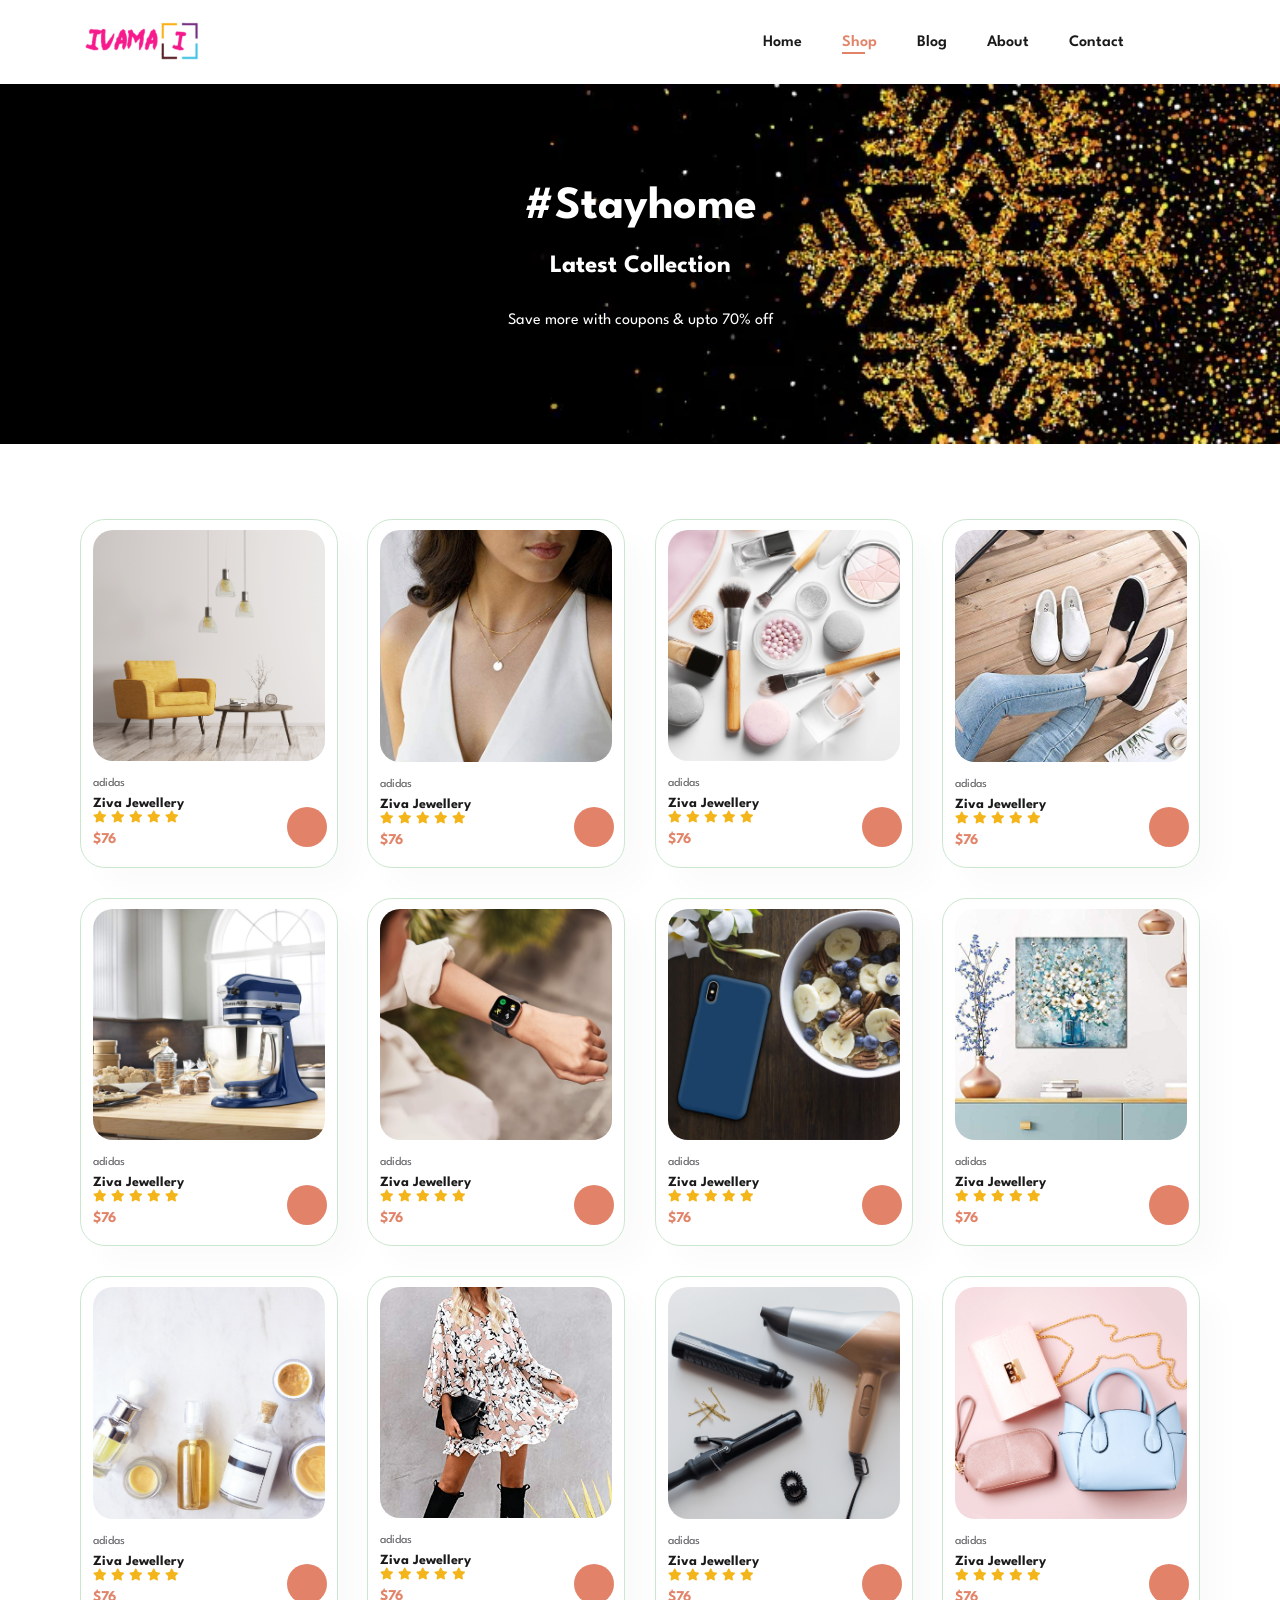
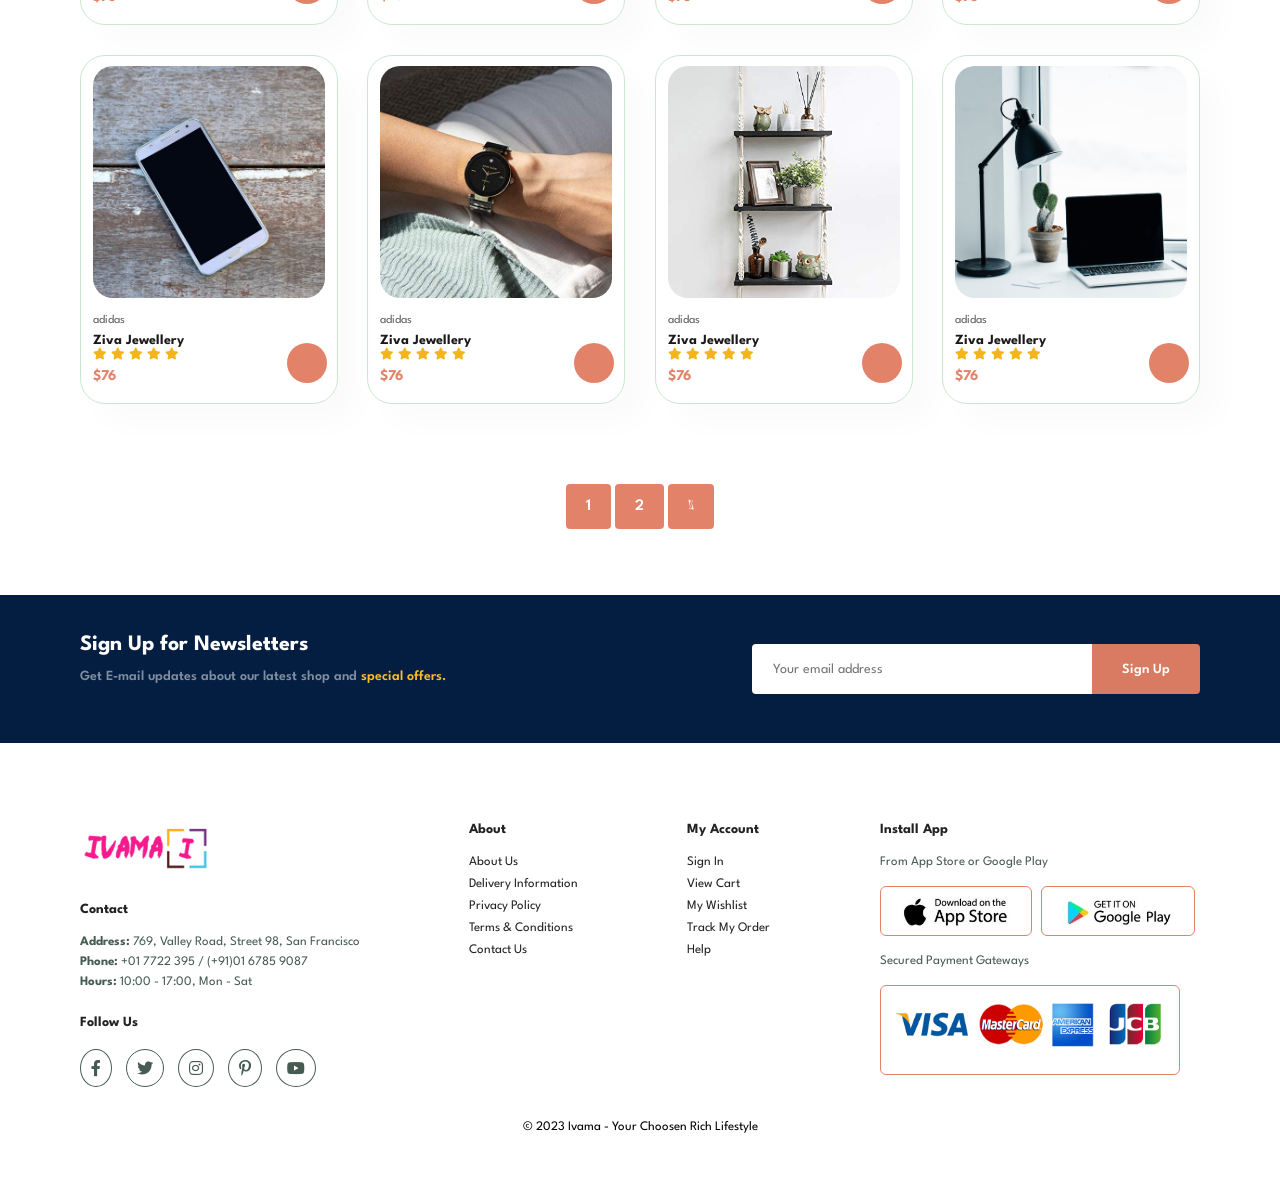
<file: shop.html>
<!DOCTYPE html>
<html lang="en">

<head>
    <meta charset="UTF-8">
    <meta http-equiv="X-UA-Compatible" content="IE=edge">
    <meta name="viewport" content="width=device-width, initial-scale=1.0">
    <title>Ivama | Your Choosen Lifestyle</title>
    <link rel="icon" href="img/icon.png" type="image/icon type">
    <link rel="stylesheet" href="https://pro.fontawesome.com/releases/v5.10.0/css/all.css"/>
    <link rel="stylesheet" href="style.css">
</head>

<body>
    <section id="header">
        <a href="#"><img src="img/logo1.png" class="logo" alt="" height=50vh></a>
  
        <div>
            <ul id="navbar">
                <li><a href="index.html">Home</a></li>
                <li><a class="active" href="shop.html">Shop</a></li>
                <li><a href="blog.html">Blog</a></li>
                <li><a href="about.html">About</a></li>
                <li><a href="contact.html">Contact</a></li>
                <li id="lg-bag"><a href="#"><i class="far fa-shopping-bag"></i></a></li>
                <a href="#" id="close"><i class="far fa-times"></i></a>
            </ul>
        </div>

        <div id="mobile">
            <a href="cart.html"><i class="far fa-shopping-bag"></i></a>
            <i id="bar" class="fas fa-outdent"></i>
        </div>
    </section>

    <section id="page-header">
        <h2>#Stayhome</h2>
        <h3>Latest Collection</h3>
        <p>Save more with coupons & upto 70% off</p>
    </section>

    <section id="product1" class="section-p1">
        <div class="pro-container">
            <div class="pro">
                <img src="img/b14.png" alt="">
                <div class="des">
                    <span>adidas</span>
                    <h5>Ziva Jewellery</h5>
                    <div class="star">
                        <i class="fas fa-star"></i>
                        <i class="fas fa-star"></i>
                        <i class="fas fa-star"></i>
                        <i class="fas fa-star"></i>
                        <i class="fas fa-star"></i>
                    </div>
                    <h4>$76</h4>
                </div>
                <a href="#"><i class="far fa-shopping-cart cart"></i></a>
            </div>

            <div class="pro" onclick="window.location.href='sproduct.html';">
                <img src="img/b3.jpg" alt="">
                <div class="des">
                    <span>adidas</span>
                    <h5>Ziva Jewellery</h5>
                    <div class="star">
                        <i class="fas fa-star"></i>
                        <i class="fas fa-star"></i>
                        <i class="fas fa-star"></i>
                        <i class="fas fa-star"></i>
                        <i class="fas fa-star"></i>
                    </div>
                    <h4>$76</h4>
                </div>
                <a href="#"><i class="far fa-shopping-cart cart"></i></a>
            </div>

            <div class="pro">
                <img src="img/b6.png" alt="">
                <div class="des">
                    <span>adidas</span>
                    <h5>Ziva Jewellery</h5>
                    <div class="star">
                        <i class="fas fa-star"></i>
                        <i class="fas fa-star"></i>
                        <i class="fas fa-star"></i>
                        <i class="fas fa-star"></i>
                        <i class="fas fa-star"></i>
                    </div>
                    <h4>$76</h4>
                </div>
                <a href="#"><i class="far fa-shopping-cart cart"></i></a>
            </div>

            <div class="pro">
                <img src="img/b2.jpg" alt="">
                <div class="des">
                    <span>adidas</span>
                    <h5>Ziva Jewellery</h5>
                    <div class="star">
                        <i class="fas fa-star"></i>
                        <i class="fas fa-star"></i>
                        <i class="fas fa-star"></i>
                        <i class="fas fa-star"></i>
                        <i class="fas fa-star"></i>
                    </div>
                    <h4>$76</h4>
                </div>
                <a href="#"><i class="far fa-shopping-cart cart"></i></a>
            </div>

            <div class="pro">
                <img src="img/b13.jpg" alt="">
                <div class="des">
                    <span>adidas</span>
                    <h5>Ziva Jewellery</h5>
                    <div class="star">
                        <i class="fas fa-star"></i>
                        <i class="fas fa-star"></i>
                        <i class="fas fa-star"></i>
                        <i class="fas fa-star"></i>
                        <i class="fas fa-star"></i>
                    </div>
                    <h4>$76</h4>
                </div>
                <a href="#"><i class="far fa-shopping-cart cart"></i></a>
            </div>

            <div class="pro">
                <img src="img/b12.jpg" alt="">
                <div class="des">
                    <span>adidas</span>
                    <h5>Ziva Jewellery</h5>
                    <div class="star">
                        <i class="fas fa-star"></i>
                        <i class="fas fa-star"></i>
                        <i class="fas fa-star"></i>
                        <i class="fas fa-star"></i>
                        <i class="fas fa-star"></i>
                    </div>
                    <h4>$76</h4>
                </div>
                <a href="#"><i class="far fa-shopping-cart cart"></i></a>
            </div>

            <div class="pro">
                <img src="img/b11.jpg" alt="">
                <div class="des">
                    <span>adidas</span>
                    <h5>Ziva Jewellery</h5>
                    <div class="star">
                        <i class="fas fa-star"></i>
                        <i class="fas fa-star"></i>
                        <i class="fas fa-star"></i>
                        <i class="fas fa-star"></i>
                        <i class="fas fa-star"></i>
                    </div>
                    <h4>$76</h4>
                </div>
                <a href="#"><i class="far fa-shopping-cart cart"></i></a>
            </div>
            
            <div class="pro">
                <img src="img/b16.jpg" alt="">
                <div class="des">
                    <span>adidas</span>
                    <h5>Ziva Jewellery</h5>
                    <div class="star">
                        <i class="fas fa-star"></i>
                        <i class="fas fa-star"></i>
                        <i class="fas fa-star"></i>
                        <i class="fas fa-star"></i>
                        <i class="fas fa-star"></i>
                    </div>
                    <h4>$76</h4>
                </div>
                <a href="#"><i class="far fa-shopping-cart cart"></i></a>
            </div>
        
            <div class="pro">
                <img src="img/b5.png" alt="">
                <div class="des">
                    <span>adidas</span>
                    <h5>Ziva Jewellery</h5>
                    <div class="star">
                        <i class="fas fa-star"></i>
                        <i class="fas fa-star"></i>
                        <i class="fas fa-star"></i>
                        <i class="fas fa-star"></i>
                        <i class="fas fa-star"></i>
                    </div>
                    <h4>$76</h4>
                </div>
                <a href="#"><i class="far fa-shopping-cart cart"></i></a>
            </div>

            <div class="pro">
                <img src="img/b1.png" alt="">
                <div class="des">
                    <span>adidas</span>
                    <h5>Ziva Jewellery</h5>
                    <div class="star">
                        <i class="fas fa-star"></i>
                        <i class="fas fa-star"></i>
                        <i class="fas fa-star"></i>
                        <i class="fas fa-star"></i>
                        <i class="fas fa-star"></i>
                    </div>
                    <h4>$76</h4>
                </div>
                <a href="#"><i class="far fa-shopping-cart cart"></i></a>
            </div>

            <div class="pro">
                <img src="img/b8.png" alt="">
                <div class="des">
                    <span>adidas</span>
                    <h5>Ziva Jewellery</h5>
                    <div class="star">
                        <i class="fas fa-star"></i>
                        <i class="fas fa-star"></i>
                        <i class="fas fa-star"></i>
                        <i class="fas fa-star"></i>
                        <i class="fas fa-star"></i>
                    </div>
                    <h4>$76</h4>
                </div>
                <a href="#"><i class="far fa-shopping-cart cart"></i></a>
            </div>

            <div class="pro">
                <img src="img/b7.png" alt="">
                <div class="des">
                    <span>adidas</span>
                    <h5>Ziva Jewellery</h5>
                    <div class="star">
                        <i class="fas fa-star"></i>
                        <i class="fas fa-star"></i>
                        <i class="fas fa-star"></i>
                        <i class="fas fa-star"></i>
                        <i class="fas fa-star"></i>
                    </div>
                    <h4>$76</h4>
                </div>
                <a href="#"><i class="far fa-shopping-cart cart"></i></a>
            </div>

            <div class="pro">
                <img src="img/b9.jpg" alt="">
                <div class="des">
                    <span>adidas</span>
                    <h5>Ziva Jewellery</h5>
                    <div class="star">
                        <i class="fas fa-star"></i>
                        <i class="fas fa-star"></i>
                        <i class="fas fa-star"></i>
                        <i class="fas fa-star"></i>
                        <i class="fas fa-star"></i>
                    </div>
                    <h4>$76</h4>
                </div>
                <a href="#"><i class="far fa-shopping-cart cart"></i></a>
            </div>
            
            <div class="pro">
                <img src="img/b4.jpg" alt="">
                <div class="des">
                    <span>adidas</span>
                    <h5>Ziva Jewellery</h5>
                    <div class="star">
                        <i class="fas fa-star"></i>
                        <i class="fas fa-star"></i>
                        <i class="fas fa-star"></i>
                        <i class="fas fa-star"></i>
                        <i class="fas fa-star"></i>
                    </div>
                    <h4>$76</h4>
                </div>
                <a href="#"><i class="far fa-shopping-cart cart"></i></a>
            </div>

            <div class="pro">
                <img src="img/b15.png" alt="">
                <div class="des">
                    <span>adidas</span>
                    <h5>Ziva Jewellery</h5>
                    <div class="star">
                        <i class="fas fa-star"></i>
                        <i class="fas fa-star"></i>
                        <i class="fas fa-star"></i>
                        <i class="fas fa-star"></i>
                        <i class="fas fa-star"></i>
                    </div>
                    <h4>$76</h4>
                </div>
                <a href="#"><i class="far fa-shopping-cart cart"></i></a>
            </div>

            <div class="pro">
                <img src="img/b10.png" alt="">
                <div class="des">
                    <span>adidas</span>
                    <h5>Ziva Jewellery</h5>
                    <div class="star">
                        <i class="fas fa-star"></i>
                        <i class="fas fa-star"></i>
                        <i class="fas fa-star"></i>
                        <i class="fas fa-star"></i>
                        <i class="fas fa-star"></i>
                    </div>
                    <h4>$76</h4>
                </div>
                <a href="#"><i class="far fa-shopping-cart cart"></i></a>
            </div>
        </div>
    </section>

    <section id="pagination" class="section-p1">
        <a href="#">1</a>
        <a href="#">2</a>
        <a href="#"><i class="fal fa-long-arrow-alt-right"></i></a>
    </section>

    <section id="newsletter" class="section-p1 section-m1">
        <div class="newstext">
            <h4>Sign Up for Newsletters</h4>
            <p>Get E-mail updates about our latest shop and <span>special offers.</span></p>
        </div>
        <div class="form">
            <input type="text" placeholder="Your email address">
            <button class="normal">Sign Up</button>
        </div>
    </section>

    <footer class="section-p1">
        <div class="col">
            <img src="img/logo.png" alt="" class="logo" height="50px">
            <h4>Contact</h4>
            <p><strong>Address: </strong> 769, Valley Road, Street 98, San Francisco</p>
            <p><strong>Phone: </strong>+01 7722 395 / (+91)01 6785 9087</p>
            <p><strong>Hours: </strong> 10:00 - 17:00, Mon - Sat</p>

            <div class="follow">
                <h4>Follow Us</h4>
                <div class="icon">
                    <i class="fab fa-facebook-f"></i>
                    <i class="fab fa-twitter"></i>
                    <i class="fab fa-instagram"></i>
                    <i class="fab fa-pinterest-p"></i>
                    <i class="fab fa-youtube"></i>
                </div>
            </div>
        </div>

            <div class="col">
                <h4>About</h4>
                <a href="#">About Us</a>
                <a href="#">Delivery Information</a>
                <a href="#">Privacy Policy</a>
                <a href="#">Terms & Conditions</a>
                <a href="#">Contact Us</a>
            </div>

            <div class="col">
                <h4>My Account</h4>
                <a href="#">Sign In</a>
                <a href="#">View Cart</a>
                <a href="#">My Wishlist</a>
                <a href="#">Track My Order</a>
                <a href="#">Help</a>
            </div>

            <div class="col install">
                <h4>Install App</h4>
                <p>From App Store or Google Play</p>
                <div class="row">
                    <img src="img/f11.jpg" alt="">
                    <img src="img/f12.jpg" alt="">
                </div>
                <p>Secured Payment Gateways</p>
                <p><img src="img/payment.webp" alt=""></p>
            </div>

        <div class="copyright">
            <p>© 2023 Ivama - Your Choosen Rich Lifestyle</p>
        </div>
    </footer>

    <script src="script.js"></script>    
</body>

</html>
</file>
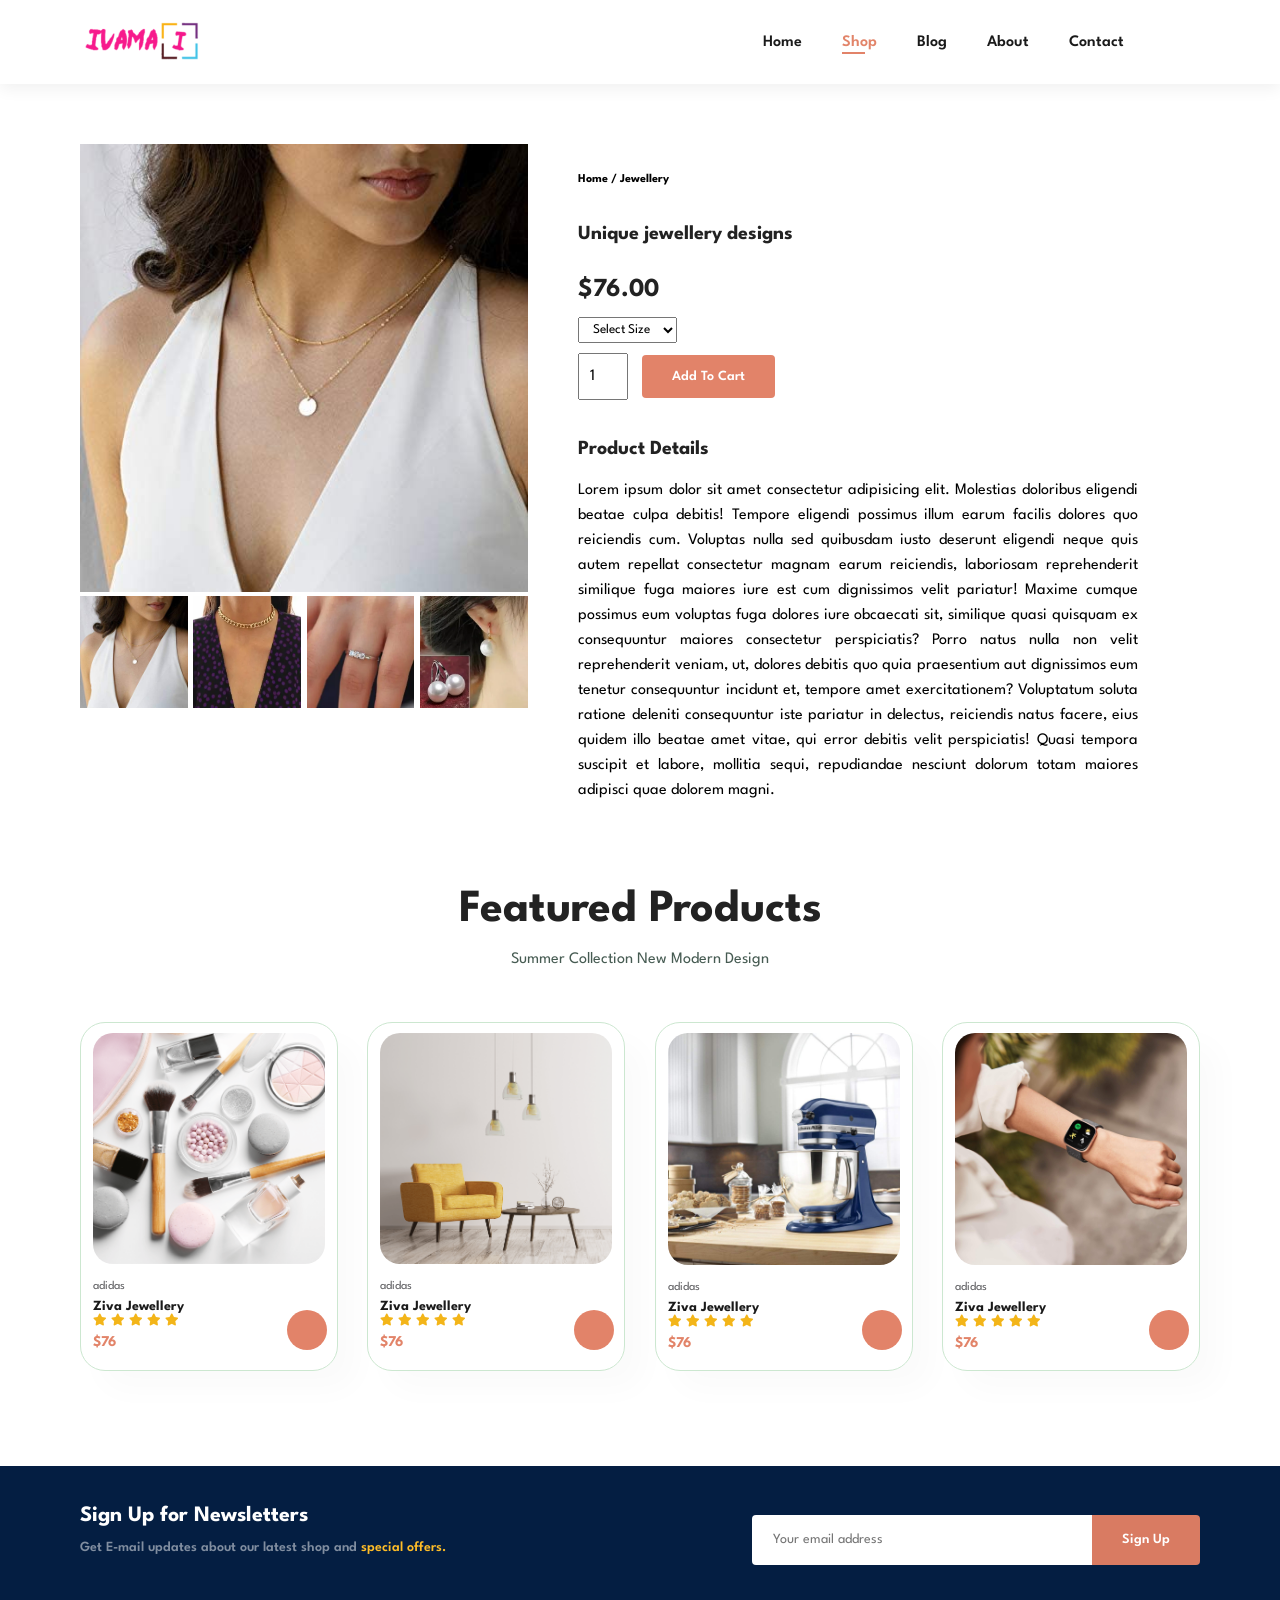
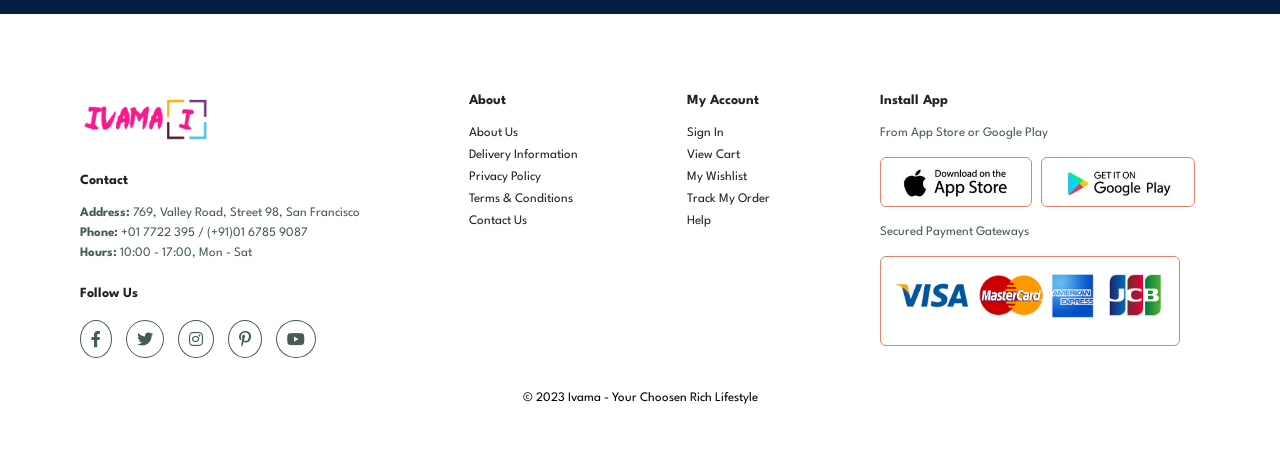
<file: sproduct.html>
<!DOCTYPE html>
<html lang="en">

<head>
    <meta charset="UTF-8">
    <meta http-equiv="X-UA-Compatible" content="IE=edge">
    <meta name="viewport" content="width=device-width, initial-scale=1.0">
    <title>Ivama | Your Choosen Lifestyle</title>
    <link rel="icon" href="img/icon.png" type="image/icon type">
    <link rel="stylesheet" href="https://pro.fontawesome.com/releases/v5.10.0/css/all.css"/>
    <link rel="stylesheet" href="style.css">
</head>

<body>
    <section id="header">
        <a href="#"><img src="img/logo1.png" class="logo" alt="" height=50vh></a>
  
        <div>
            <ul id="navbar">
                <li><a href="index.html">Home</a></li>
                <li><a class="active" href="shop.html">Shop</a></li>
                <li><a href="blog.html">Blog</a></li>
                <li><a href="about.html">About</a></li>
                <li><a href="contact.html">Contact</a></li>
                <li id="lg-bag"><a href="#"><i class="far fa-shopping-bag"></i></a></li>
                <a href="#" id="close"><i class="far fa-times"></i></a>
            </ul>
        </div>

        <div id="mobile">
            <a href="cart.html"><i class="far fa-shopping-bag"></i></a>
            <i id="bar" class="fas fa-outdent"></i>
        </div>
    </section>

    <section id="prodetails" class="section-p1">
        <div class="single-pro-image">
            <img src="img/b3.jpg" width="100%" id="MainImg" alt="">

            <div class="small-img-group">
                <div class="small-img-col">
                    <img src="img/b3.jpg" width="100%" height="100%" class="small-img" alt="">
                </div>

                <div class="small-img-col">
                    <img src="img/products/2.jpg" width="100%" height="100%" class="small-img" alt="">
                </div>

                <div class="small-img-col">
                    <img src="img/products/3.jpg" width="100%" height="100%" class="small-img" alt="">
                </div>

                <div class="small-img-col">
                    <img src="img/products/1.jpg" width="100%" height="100%" class="small-img" alt="">
                </div>
            </div>
        </div>
        
        <div class="single-pro-details">
            <h6>Home / Jewellery</h6>
            <h4>Unique jewellery designs</h4>
            <h2 id="price">$76.00</h2>
            <select>
                <option>Select Size</option>
                <option>XL</option>
                <option>XXL</option>
                <option>Small</option>
                <option>Large</option>
            </select>
            <input type="number" value="1">
            <button class="normal">Add To Cart</button> 
            <h4>Product Details</h4>
            <span>Lorem ipsum dolor sit amet consectetur adipisicing elit. Molestias doloribus eligendi beatae culpa debitis! Tempore eligendi possimus illum earum facilis dolores quo reiciendis cum. Voluptas nulla sed quibusdam iusto deserunt eligendi neque quis autem repellat consectetur magnam earum reiciendis, laboriosam reprehenderit similique fuga maiores iure est cum dignissimos velit pariatur! Maxime cumque possimus eum voluptas fuga dolores iure obcaecati sit, similique quasi quisquam ex consequuntur maiores consectetur perspiciatis? Porro natus nulla non velit reprehenderit veniam, ut, dolores debitis quo quia praesentium aut dignissimos eum tenetur consequuntur incidunt et, tempore amet exercitationem? Voluptatum soluta ratione deleniti consequuntur iste pariatur in delectus, reiciendis natus facere, eius quidem illo beatae amet vitae, qui error debitis velit perspiciatis! Quasi tempora suscipit et labore, mollitia sequi, repudiandae nesciunt dolorum totam maiores adipisci quae dolorem magni.</span>
        </div>
    </section>

    <section id="product1" class="section-p1">
        <h2>Featured Products</h2>
        <p>Summer Collection New Modern Design</p>
        <div class="pro-container">

            <div class="pro">
                <img src="img/b6.png" alt="">
                <div class="des">
                    <span>adidas</span>
                    <h5>Ziva Jewellery</h5>
                    <div class="star">
                        <i class="fas fa-star"></i>
                        <i class="fas fa-star"></i>
                        <i class="fas fa-star"></i>
                        <i class="fas fa-star"></i>
                        <i class="fas fa-star"></i>
                    </div>
                    <h4>$76</h4>
                </div>
                <a href="#"><i class="far fa-shopping-cart cart"></i></a>
            </div>

            <div class="pro">
                <img src="img/b14.png" alt="">
                <div class="des">
                    <span>adidas</span>
                    <h5>Ziva Jewellery</h5>
                    <div class="star">
                        <i class="fas fa-star"></i>
                        <i class="fas fa-star"></i>
                        <i class="fas fa-star"></i>
                        <i class="fas fa-star"></i>
                        <i class="fas fa-star"></i>
                    </div>
                    <h4>$76</h4>
                </div>
                <a href="#"><i class="far fa-shopping-cart cart"></i></a>
            </div>

            <div class="pro">
                <img src="img/b13.jpg" alt="">
                <div class="des">
                    <span>adidas</span>
                    <h5>Ziva Jewellery</h5>
                    <div class="star">
                        <i class="fas fa-star"></i>
                        <i class="fas fa-star"></i>
                        <i class="fas fa-star"></i>
                        <i class="fas fa-star"></i>
                        <i class="fas fa-star"></i>
                    </div>
                    <h4>$76</h4>
                </div>
                <a href="#"><i class="far fa-shopping-cart cart"></i></a>
            </div>

            <div class="pro">
                <img src="img/b12.jpg" alt="">
                <div class="des">
                    <span>adidas</span>
                    <h5>Ziva Jewellery</h5>
                    <div class="star">
                        <i class="fas fa-star"></i>
                        <i class="fas fa-star"></i>
                        <i class="fas fa-star"></i>
                        <i class="fas fa-star"></i>
                        <i class="fas fa-star"></i>
                    </div>
                    <h4>$76</h4>
                </div>
                <a href="#"><i class="far fa-shopping-cart cart"></i></a>
            </div>

        </div>
    </section>

    <section id="newsletter" class="section-p1 section-m1">
        <div class="newstext">
            <h4>Sign Up for Newsletters</h4>
            <p>Get E-mail updates about our latest shop and <span>special offers.</span></p>
        </div>
        <div class="form">
            <input type="text" placeholder="Your email address">
            <button class="normal">Sign Up</button>
        </div>
    </section>

    <footer class="section-p1">
        <div class="col">
            <img src="img/logo.png" alt="" class="logo" height="50px">
            <h4>Contact</h4>
            <p><strong>Address: </strong> 769, Valley Road, Street 98, San Francisco</p>
            <p><strong>Phone: </strong>+01 7722 395 / (+91)01 6785 9087</p>
            <p><strong>Hours: </strong> 10:00 - 17:00, Mon - Sat</p>

            <div class="follow">
                <h4>Follow Us</h4>
                <div class="icon">
                    <i class="fab fa-facebook-f"></i>
                    <i class="fab fa-twitter"></i>
                    <i class="fab fa-instagram"></i>
                    <i class="fab fa-pinterest-p"></i>
                    <i class="fab fa-youtube"></i>
                </div>
            </div>
        </div>

            <div class="col">
                <h4>About</h4>
                <a href="#">About Us</a>
                <a href="#">Delivery Information</a>
                <a href="#">Privacy Policy</a>
                <a href="#">Terms & Conditions</a>
                <a href="#">Contact Us</a>
            </div>

            <div class="col">
                <h4>My Account</h4>
                <a href="#">Sign In</a>
                <a href="#">View Cart</a>
                <a href="#">My Wishlist</a>
                <a href="#">Track My Order</a>
                <a href="#">Help</a>
            </div>

            <div class="col install">
                <h4>Install App</h4>
                <p>From App Store or Google Play</p>
                <div class="row">
                    <img src="img/f11.jpg" alt="">
                    <img src="img/f12.jpg" alt="">
                </div>
                <p>Secured Payment Gateways</p>
                <p><img src="img/payment.webp" alt=""></p>
            </div>

        <div class="copyright">
            <p>© 2023 Ivama - Your Choosen Rich Lifestyle</p>
        </div>
    </footer>

    <script>
        var MainImg = document.getElementById("MainImg");
        var smallimg = document.getElementsByClassName("small-img");
        var price = document.getElementById("price");
        
        smallimg[0].onclick = function(){
            MainImg.src = smallimg[0].src;
            price.innerHTML = "$76.00";
        }

        smallimg[1].onclick = function(){
            MainImg.src = smallimg[1].src;
            price.innerHTML = "$90.00";
        }

        smallimg[2].onclick = function(){
            MainImg.src = smallimg[2].src;
            price.innerHTML = "$100.00";
        }

        smallimg[3].onclick = function(){
            MainImg.src = smallimg[3].src;
            price.innerHTML = "$190.00";
        }
    </script> 

    <script src="script.js"></script>    
</body>

</html>
</file>
<file: style.css>
@import url('https://fonts.googleapis.com/css2?family=Spartan:wght@100;200;300;400;500;600;700;800;900&display=swap');

* {
    margin: 0;
    padding: 0;
    box-sizing: border-box;
    font-family: 'Spartan', sans-serif;
}

h1 {
    font-size: 50px;
    line-height: 64px;
    color: #222;
}

h2 {
    font-size: 46px;
    line-height: 54px;
    color: #222;
}

h4 {
    font-size: 20px;
    color: #222;
}

h6 {
    font-weight: 700;
    font-size: 12px;
}

p {
    font-size: 16px;
    color: #465b52;
    margin: 15px 0 20px 0;
}

.section-p1 {
    padding: 40px 80px;
}

.section-m1 {
    margin: 40px 0;
}

button.normal{
    font-size: 14px;
    font-weight: 600;
    padding: 15px 30px;
    color: black;
    background-color: white;
    border-radius: 4px;
    cursor: pointer;
    border: none;
    outline: none;
    transition: 0.2s;
}

button.white{
    font-size: 13px;
    font-weight: 600;
    padding: 11px 18px;
    color: #fff;
    background-color: transparent;
    cursor: pointer;
    border: 1px solid #fff;
    outline: none;
    transition: 0.2s;
}

body {
    width: 100%;
}

/* Header Start */
#header {
    display: flex;
    align-items: center;
    justify-content: space-between;
    padding: 15px 80px;
    background-color: white;
    box-shadow: 0 5px 15px rgba(0, 0, 0, 0.06);
    z-index: 999;
    position: sticky;
    left: 0;
    top: 0;
}

#navbar{
    display: flex;
    align-items: center;
    justify-content: center;
}

#navbar li{
    list-style: none;
    padding: 0 20px;
    position: relative;
}

#navbar li a{
    text-decoration: none;
    font-weight: 600;
    font-size: 16px;
    color: #1a1a1a;
    transition: 0.3s ease;
}

#navbar li a:hover,
#navbar li a.active{
    color: rgba(225, 127, 100, 0.963);
}

#navbar li a.active::after,
#navbar li a:hover::after{
    content: "";
    width: 30%;
    height: 2px;
    background: rgba(225, 127, 100, 0.963);
    position: absolute;
    bottom: -4px;
    left: 20px;
}

#mobile {
    display: none;
    align-items: center;
}

#close{
    display: none;
}

/* Home page */
#hero{
    background-image: url("img/bi.jpg");
    height: 90vh;
    width: 100%;
    background-size: cover;
    background-position: top 25% right 0;
    padding: 0 80px;
    display: flex;
    flex-direction: column;
    align-items: flex-start;
    justify-content: center;
}

#hero h4{
    padding-bottom: 15px;
    /*color: rgba(250, 41, 138, 0.963);*/
    color: rgba(225, 127, 100, 0.963);
}

#hero h1{
    color: rgba(225, 127, 100, 0.963);
}

#hero button{
    background-color: white;
    color: rgba(225, 127, 100, 0.963);
    font-weight: 600;
    border: 1px solid white;
    padding: 10px;
    font-size: 18px;
    cursor: pointer;
}

#hero button:hover{
    color: white;
    background-color: rgba(225, 127, 100, 0.963);
    border: 1px solid rgba(225, 127, 100, 0.963);
}

#product1{
    text-align: center;
}

#product1 .pro-container{
    display: flex;
    justify-content: space-between;
    padding-top: 20px;
    flex-wrap: wrap;
}

#product1 .pro{
    width: 23%;
    min-width: 250px;
    padding: 10px 12px;
    border: 1px solid #cce7d0;
    border-radius: 25px;
    cursor: pointer;
    box-shadow: 20px 20px 30px rgba(0, 0, 0, 0.02);
    margin: 15px 0;
    transition: 0.2s ease;
    position: relative;
}

#product1 .pro:hover{
    box-shadow: 20px 20px 30px rgba(0, 0, 0, 0.06);
}

#product1 .pro img{
    width: 100%;
    border-radius: 20px;
}

#product1 .pro .des{
    text-align: start;
    padding: 10px 0;
}

#product1 .pro .des span{
    color: #606063;
    font-size: 12px;
}

#product1 .pro .des h5{
    padding-top: 7px;
    color: #1a1a1a;
    font-size: 14px;
}

#product1 .pro .des i{
    font-size: 12px;
    color: rgb(243, 181, 25);
}

#product1 .pro .des h4{
    padding-top: 7px;
    font-size: 15px;
    font-weight: 700;
    color:rgba(225, 127, 100, 0.963);
}

#product1 .pro .cart{
    width: 40px;
    height: 40px;
    line-height: 40px;
    border-radius: 50px;
    background-color: rgba(225, 127, 100, 0.963);
    font-weight: 500;
    color:white;
    position: absolute;
    bottom: 20px;
    right: 10px;
}

#banner{
    display: flex;
    flex-direction: column;
    justify-content: flex-end;
    align-items: center;
    text-align: center;
    background-image: url('img/mother_gift.png');
    width: 100%;
    height: 45vh;
    background-size: cover;
    background-position: center;
}

#banner button{
    margin-bottom: 75px;
}

#banner button:hover{
    background-color: rgba(225, 127, 100, 0.963);
    color: white;
}

#sm-banner{
    display: flex;
    justify-content: space-between;
    flex-wrap: wrap;
}

#sm-banner .banner-box{
    display: flex;
    flex-direction: column;
    justify-content: center;
    align-items: flex-start;
    background-image: url('img/t4.jpg');
    min-width: 660px;
    height: 40vh;
    background-size: cover;
    background-position: center;
    padding: 30px;
}

#sm-banner .banner-box2{
    background-image: url('img/t3.jpg');
}

#sm-banner .banner-box h4{
    color: #fff;
    font-size: 20px;
    font-weight: 300;
}

#sm-banner .banner-box h2{
    color: #fff;
    font-size: 28px;
    font-weight: 800;
}

#sm-banner .banner-box span{
    color: #fff;
    font-size: 14px;
    font-weight: 500;
    padding-bottom: 15px;
}

#sm-banner .banner-box:hover button{
    background: rgba(225, 127, 100, 0.963);
    border: 1px solid rgba(225, 127, 100, 0.963);
}

#banner3{
    display: flex;
    justify-content: space-between;
    flex-wrap: wrap;
    padding: 0 80px;
    cursor: pointer;
}

#banner3 .banner-box{
    display: flex;
    flex-direction: column;
    justify-content: center;
    align-items: flex-start;
    background-image: url('img/t1.png');
    min-width: 30%;
    height: 30vh;
    background-size: cover;
    background-position: center;
    padding: 20px;
    margin-bottom: 20px;
}

#banner3 .banner-box2{
    background-image: url('img/t9.jpg');
}

#banner3 .banner-box3{
    background-image: url('img/t11.jpg');
}

#banner3 h2{
    color: #fff;
    font-weight: 900;
    font-size: 22px;
}

#banner3 h3{
    color: #fff;
    font-weight: 800;
    font-size: 15px;
}

#newsletter{
    display: flex;
    justify-content: space-between;
    flex-wrap: wrap;
    align-items: center;
    background-repeat: no-repeat;
    background-position: 20% 30%;
    background-color: #041e42;
}

#newsletter h4{
    font-size: 22px;
    font-weight: 700;
    color: #fff;
}

#newsletter p{
    font-size: 14px;
    font-weight: 600;
    color: #818ea0;
}

#newsletter p span{
    color: #ffbd27;
}

#newsletter .form{
    display: flex;
    width: 40%;
}

#newsletter input{
    height: 3.125rem;
    padding: 0 1.25rem;
    font-size: 14px;
    width: 100%;
    border: 1px solid transparent;
    border-radius: 4px;
    outline: none;
    border-top-right-radius: 0;
    border-bottom-right-radius: 0;
}

#newsletter button{
    background-color: rgba(225, 127, 100, 0.963);
    color:white;
    white-space: nowrap;
    border-top-left-radius: 0;
    border-bottom-left-radius: 0;
}

footer{
    display: flex;
    flex-wrap: wrap;
    justify-content: space-between;
}

footer .col{
    display: flex;
    flex-direction: column;
    align-items: flex-start;
    margin-bottom: 20px;
}

footer .logo{
    margin-bottom: 30px;
}

footer h4{
    font-size: 14px;
    padding-bottom: 20px;
}

footer p{
    font-size: 13px;
    margin: 0 0 8px 0;
}

footer a{
    font-size: 13px;
    text-decoration: none;
    color: #222;
    margin-bottom: 10px;
}

footer .follow{
    margin-top: 20px;
}

footer .follow i{
    color: #465b52;
    padding-right: 4px;
    cursor: pointer;
    padding: 10px;
    border: 1px solid #465b52;
    border-radius: 50%;
    margin-right: 10px;
}

footer .install .row img{
    border: 1.5px solid rgba(225, 127, 100, 0.963);
    border-radius: 6px;
}

footer .install img{
    padding: 5px 20px;
    margin: 10px 5px 15px 0;
    height: 50px;
    cursor: pointer;
}

footer .install p img{
    height: 90px;
    width: 300px;
    border: 1.5px solid rgba(225, 127, 100, 0.963);
    border-radius: 6px;
    padding:5px;
}

footer .follow i:hover, 
footer a:hover {
    color: rgba(225, 127, 100, 0.963);
}

footer .copyright{
    width: 100%;
    text-align: center;
}

footer .copyright p{
    color: #000;
    font-weight: 400;
}

/* Shop Page */
#page-header{
    background-image: url('img/shop1.jpg');
    width: 100%;
    height: 40vh;
    background-size: cover;
    display: flex;
    justify-content: center;
    text-align: center;
    flex-direction: column;
    padding: 14px;
}

#page-header h3{
    padding: 20px;
    font-size: 25px;
}
#page-header h2,
#page-header h3, 
#page-header p{
    color: #fff;
}

#pagination{
    text-align: center;   
}

#pagination a{
    text-decoration: none;
    background-color: rgba(225, 127, 100, 0.963);
    padding: 15px 20px;
    border-radius: 4px;
    color: #fff;
    font-weight: 600;
}

#pagination a i{
    font-size: 16px;
    font-weight: 800;
}

#prodetails{
    display: flex;
    margin-top: 20px;
}

#prodetails .single-pro-image{
    width: 40%;
    margin-right: 50px;
}

.small-img-group{
    display: flex;
    justify-content: space-between;
}

.small-img-col{
    flex-basis: 24%;
    cursor: pointer;
}

#prodetails .single-pro-details{
    width: 50%;
    padding-top: 30px;
    text-align:justify;
}

#prodetails .single-pro-details h4{
    padding: 40px 0 20px 0;
}

#prodetails .single-pro-details h2{
    font-size: 26px;
}

#prodetails .single-pro-details select{
    display: block;
    padding: 5px 10px;
    margin-bottom: 10px;
}

#prodetails .single-pro-details input{
    width: 50px;
    height: 47px;
    padding-left: 10px;
    font-size: 16px;
    margin-right: 10px;
}

#prodetails .single-pro-details input:focus{
    outline: none;
}

#prodetails .single-pro-details button{
    background-color: rgba(225, 127, 100, 0.963);
    color: white;
}

#prodetails .single-pro-details span{
    line-height: 25px;
}

/* Blog page */
#page-header.blog-header{
    background-image: url("img/blog/b1.png");
}

#page-header.blog-header h2,
#page-header.blog-header p{
    
    color: rgba(225, 127, 100, 0.963);
}

#blog{
    padding: 150px 150px 0 150px;
}

#blog .blog-box{
    display: flex;
    align-items: center;
    width: 100%;
    position: relative;
    padding-bottom: 90px;
}

#blog .blog-img{
    width: 50%;
    margin-right: 40px;
}

#blog img{
    width: 100%;
    height: 300px;
    object-fit: cover;
}

#blog .blog-details{
    width: 50%;
}

#blog .blog-details a{
    text-decoration: none;
    font-size: 11px;
    color: #000;
    font-weight: 700;
    position: relative;
    transition: 0.3s;
}

#blog .blog-details a::after{
    content: "";
    width: 50px;
    height: 1px;
    background-color: #000;
    position: absolute;
    top: 4px;
    right: -60px;
    transition: 0.3s;
}

#blog .blog-details a:hover{
    color: rgba(225, 127, 100, 0.963);
}

#blog .blog-details a:hover::after{
    background-color: rgba(225, 127, 100, 0.963);
}

#blog .blog-box h1{
    position: absolute;
    top: -40px;
    left: 0;
    font-size: 70px;
    font-weight: 700;
    color:#c9cbce;
    z-index: -9;
}

/* About Page */
#page-header.about-header{
    background-image: url("img/about/a5.jpg");
}

#about-head{
    display: flex;
    align-items: center;
}

#about-head img{
    width: 50%;
    height: auto;
}

#about-head div{
    padding-left: 40px;
}

#about-app{
    text-align: center;
}

#about-app .video{
    width: 70%;
    height: 100%;
    margin: 30px auto 0 auto;
}

#about-app .video video{
    width: 100%;
    height: 100%;
    border-radius: 20px;
}

/* Contact Page  */
#page-header.contact-header{
    background-image: url('img/about/a5.jpg');
}

#contact-details{
    display: flex;
    align-items: center;
    justify-content: space-between;
}

#contact-details .details{
    width: 40%;
}

#contact-details .details span,
#form-details form span{
    font-size: 12px;
}

#contact-details .details h2,
#form-details form h2{
    font-size: 26px;
    line-height: 35px;
    padding: 20px 0;
}

#contact-details .details h3{
    font-size: 16px;
    padding-bottom: 15px;
}

#contact-details .details li{
    list-style: none;
    display: flex;
    padding: 10px 0;
}

#contact-details .details li i{
    font-size: 14px;
    padding-right: 22px;
}

#contact-details .details li p{
    margin: 0;
    font-size: 14px;
}

#contact-details .map{
    width: 55%;
    height: 400px;
}

#contact-details .map iframe{
    width: 100%;
    height: 100%;
}

#form-details{
    display: flex;
    justify-content: space-between;
    margin: 30px;
    padding: 80px;
    border: 1px solid #e1e1e1;
}

#form-details form{
    width: 65%;
    display: flex;
    flex-direction: column;
    align-items: flex-start;
}

#form-details form input, 
#form-details form textarea{
    width: 100%;
    padding: 12px 15px;
    outline: none;
    margin-bottom: 20px;
    border: 1px solid #e1e1e1;
}

#form-details form button{
    background-color: rgba(225, 127, 100, 0.963);
    color:#fff;
    font-size: 16px;
}

#form-details .people div{
    padding-bottom: 25px;
    display: flex;
    align-items: flex-start;
}

#form-details .people div img{
    width: 65px;
    height: 65px;
    object-fit: cover;
    margin-right: 15px;
}

#form-details .people div p{
    margin: 0;
    font-size: 13px;
    line-height: 25px;
}

#form-details .people div p span{
    display: block;
    font-size: 16px;
    font-weight: 600;
    color: #000;
}

/* Media Query */
@media (max-width: 799px) {
    #navbar {
        display: flex;
        flex-direction: column;
        align-items: flex-start;
        justify-content: flex-start;
        position: fixed;
        top: 0;
        right: -300px;
        height: 100vh;
        width: 300px;
        background-color: #fff;
        box-shadow: 0 40px 60px rgba(0, 0, 0, 0.1);
        padding: 80px 0 0 10px;
        transition: 0.3s;
    } 

    #navbar.active{
        right: 0px;
    }

    #navbar li{
        margin-bottom: 25px;
    }

    #mobile {
        display: flex;
        align-items: center;
    }

    #mobile i{
        color: #1a1a1a;
        font-size: 24px;
        padding-left: 25px;
    }

    #close{
        display: initial;
        position: absolute;
        top: 30px;
        left: 30px;
        color: #222;
        font-size: 24px;
    }

    #lg-bag{
        display: none;
    }

    #hero {
        height: 70vh;
        padding: 0 80px;
        background-position: top 30% right 30%;
    }

    #hero h4,
    #hero h2,
    #hero h1,
    #hero p{
        color: #fff;
    }

    #product1 .pro-container{
        justify-content: center;
    }

    #product1 .pro {
        margin: 15px;
    }

    #banner {
        height: 20vh;
    }

    #sm-banner .banner-box {
        min-width: 100%;
        height: 30vh;
    }

    #banner3 {
        padding: 0 40px;
    }

    #banner3 .banner-box{
        width: 28%;
    }

    #newsletter .form {
        width: 70%;
    }
    
    /* Contact Page */
    #form-details {
        padding: 40px;
    }
    #form-details form{
        width: 50%;
    }
}

@media (max-width: 477px){
    .section-p1 {
        padding: 20px;
    }
    #header{
        padding: 10px 30px;
    }
    h1{
        font-size: 30px;
    }
    h2{
        font-size: 32px;
    }
    #hero{
        padding: 0 20px;
        background-position: 55%;
    }
    #product1 .pro{
        width: 100%;
    }
    #banner{
        height: 30vh;
        width: 100%;
        padding-bottom: 16px;
    }
    #sm-banner .banner-box{
        height: 40vh;
    }
    #sm-banner .banner-box2{
        margin-top: 20px;
    }
    #banner3{
        padding: 0 20px;
    }
    #banner3 .banner-box{
        width: 100%;
    }
    #newsletter {
        padding: 40px 20px;
    }
    #newsletter .form{
        width: 100%;
    }
    footer .copyright{
        text-align: start;
    }

    /* Single Product */
    #prodetails {
        display: flex;
        flex-direction: column;
    }

    #prodetails .single-pro-image {
        width: 100%;
    }

    #prodetails .single-pro-details {
        width: 100%;
    }

    /* Blog Page */
    #page-header.blog-header h2, 
    #page-header.blog-header p{
        color: #000;
    }

    #blog{
        padding: 100px 20px 0 20px;
    }

    #blog .blog-box {
        display: flex;
        flex-direction: column;
        align-items: flex-start;
    }

    #blog .blog-img{
        width: 100%;
        margin-bottom: 30px;
    }

    #blog .blog-details{
        width: 100%;    
    }

    /* About Page */
    #about-head{
        flex-direction: column;
    }

    #about-head img {
        width: 100%;
        margin-bottom: 20px;
    }
    
    #about-head div{
        padding-left: 0px;
    }

    #about-app .video {
        width: 100%;
    }

    /* Contact Page */
    #contact-details {
        display: flex;
        flex-direction: column;
    }
    #contact-details .details{
        width: 100%;
        margin-bottom: 30px;
    }
    #contact-details .map{
        width: 100%;
    }
    #form-details{
        margin: 10px;
        padding: 30px 10px;
        flex-wrap: wrap;
    }
    #form-details form{
        width: 100%;
        margin-bottom: 30px;
    }
}
</file>
